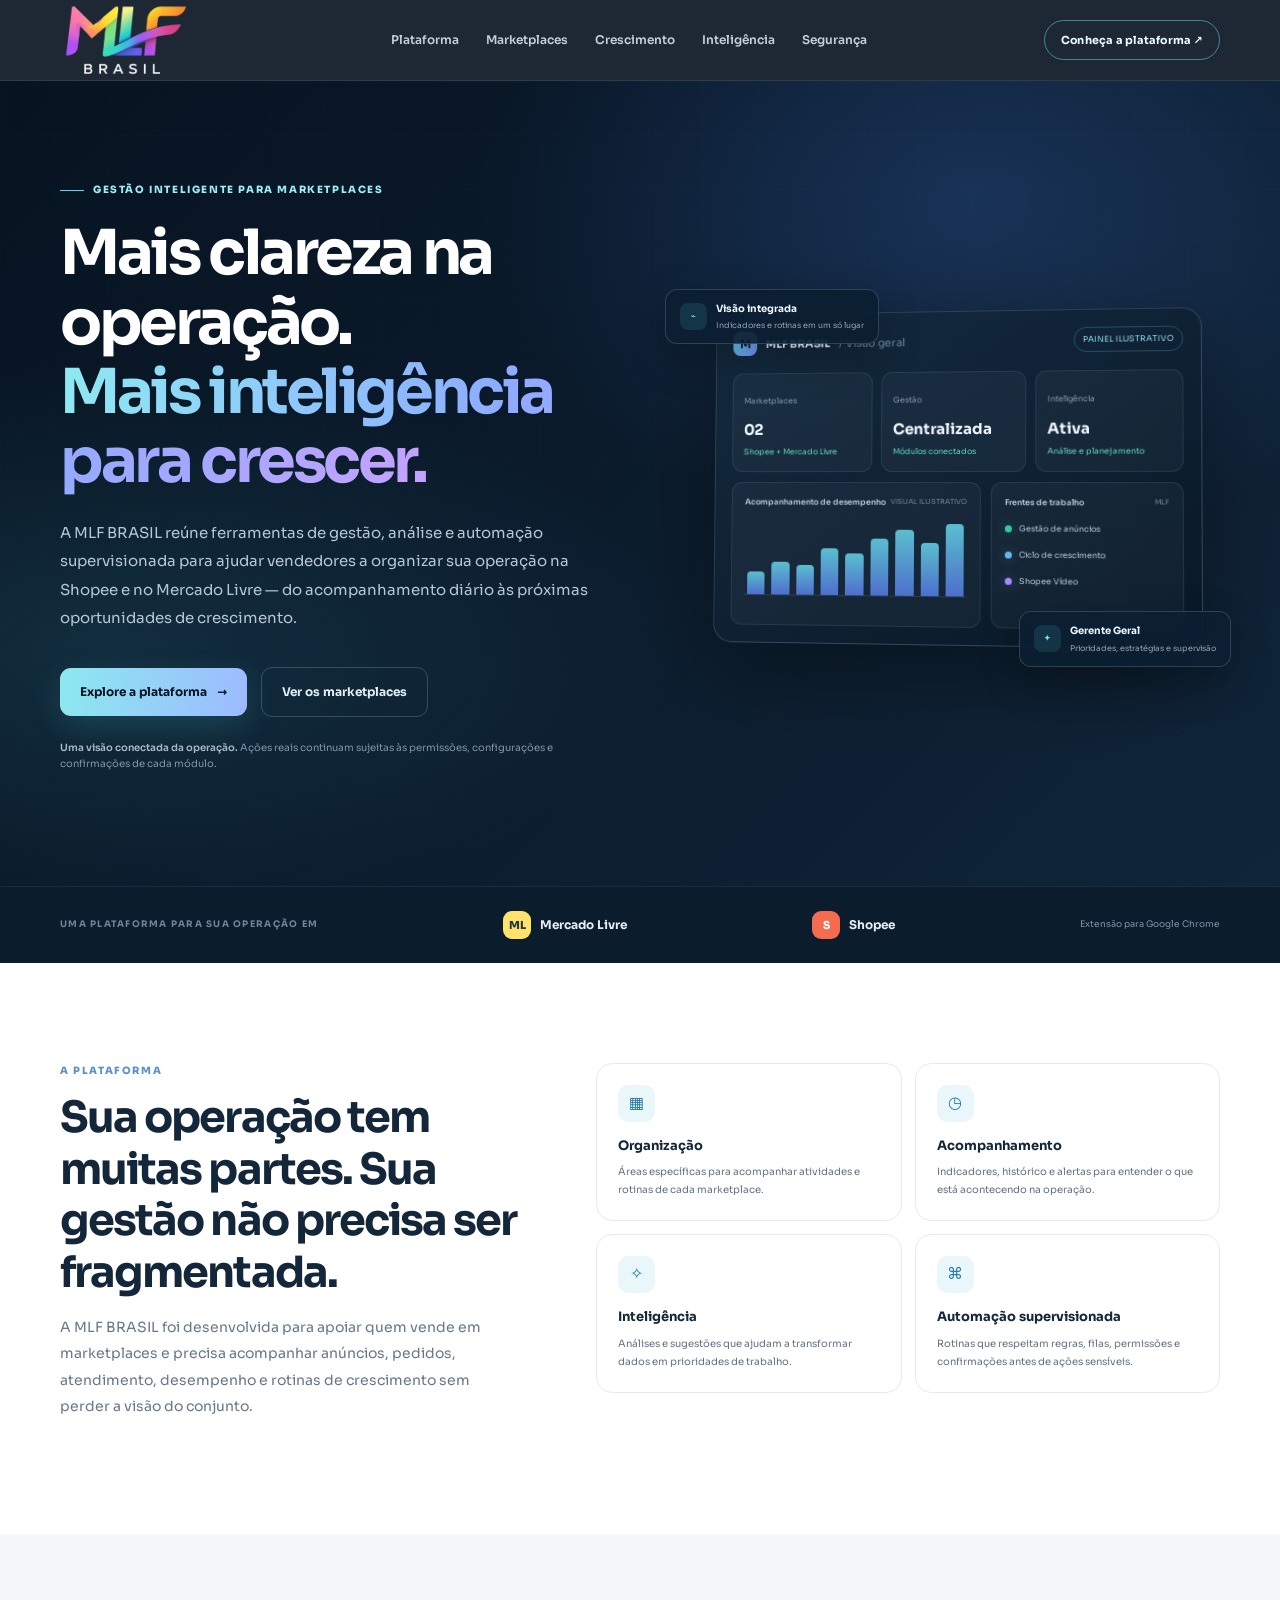
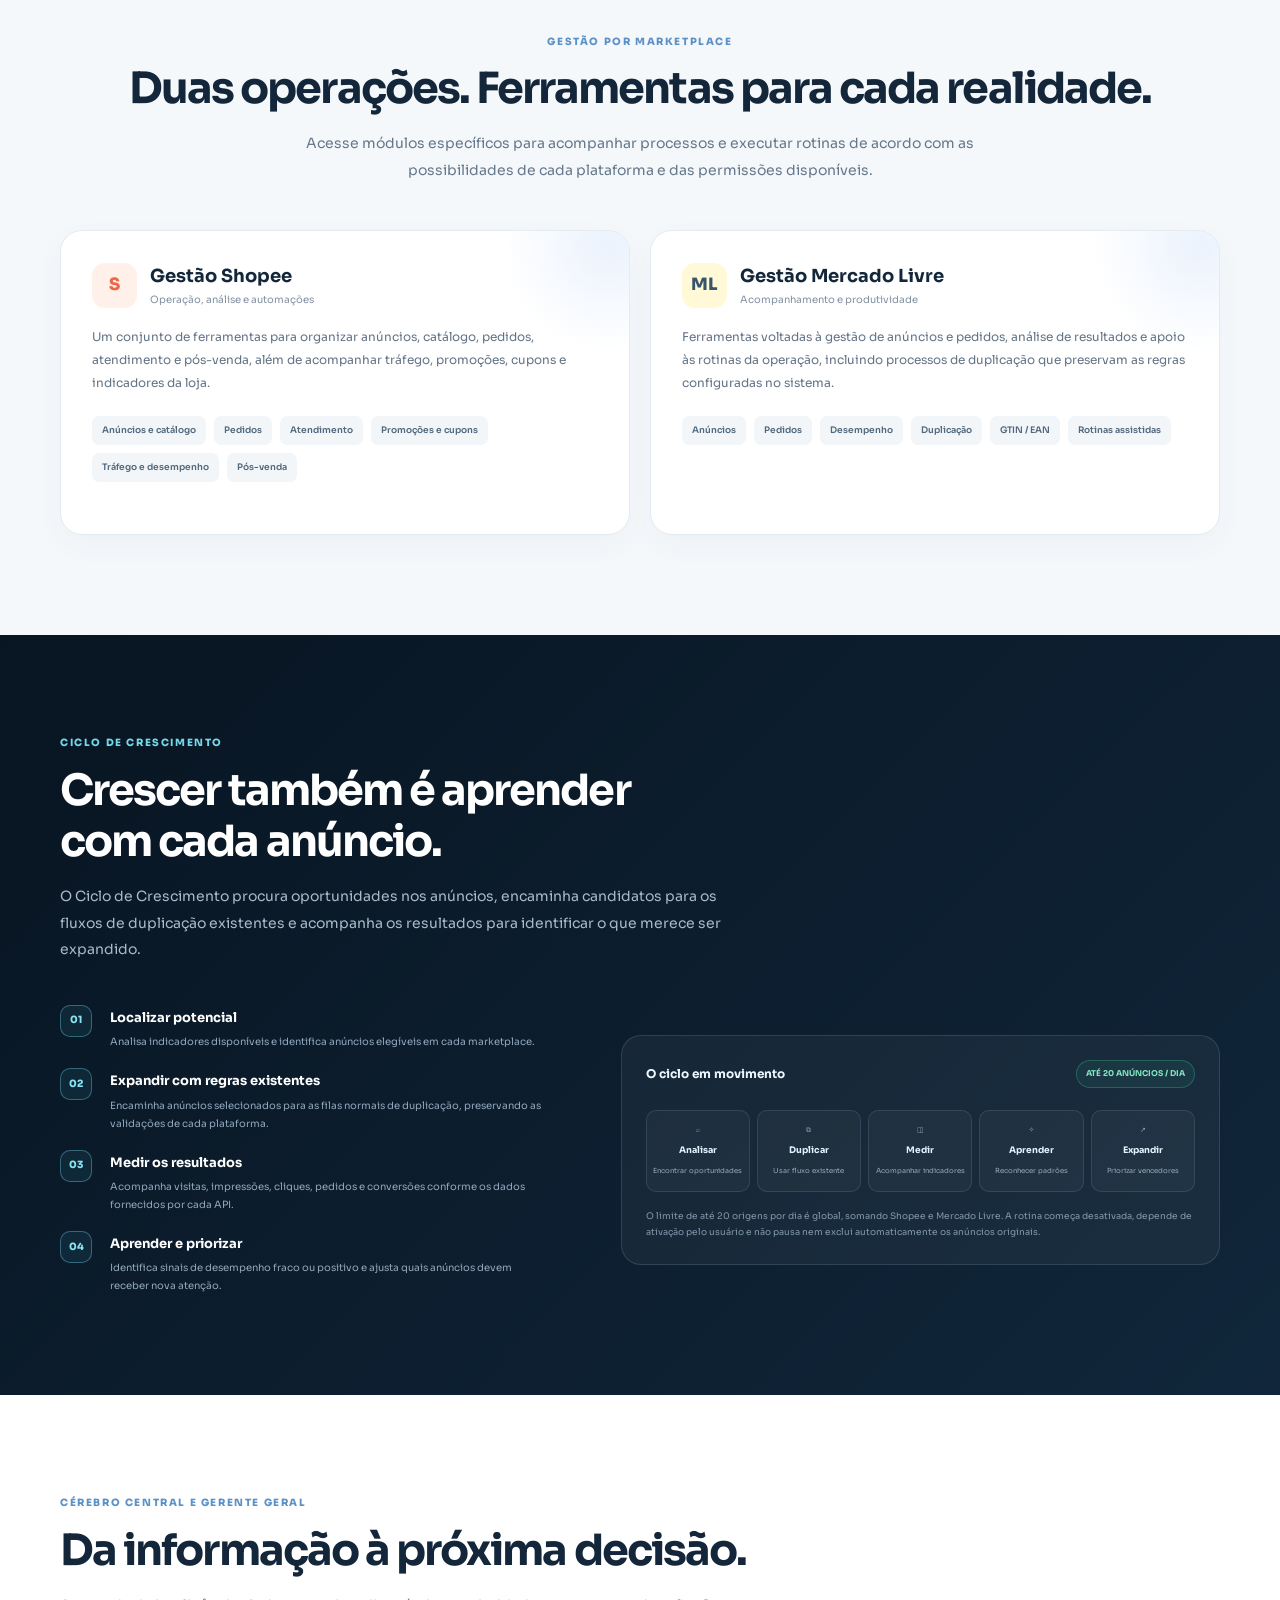
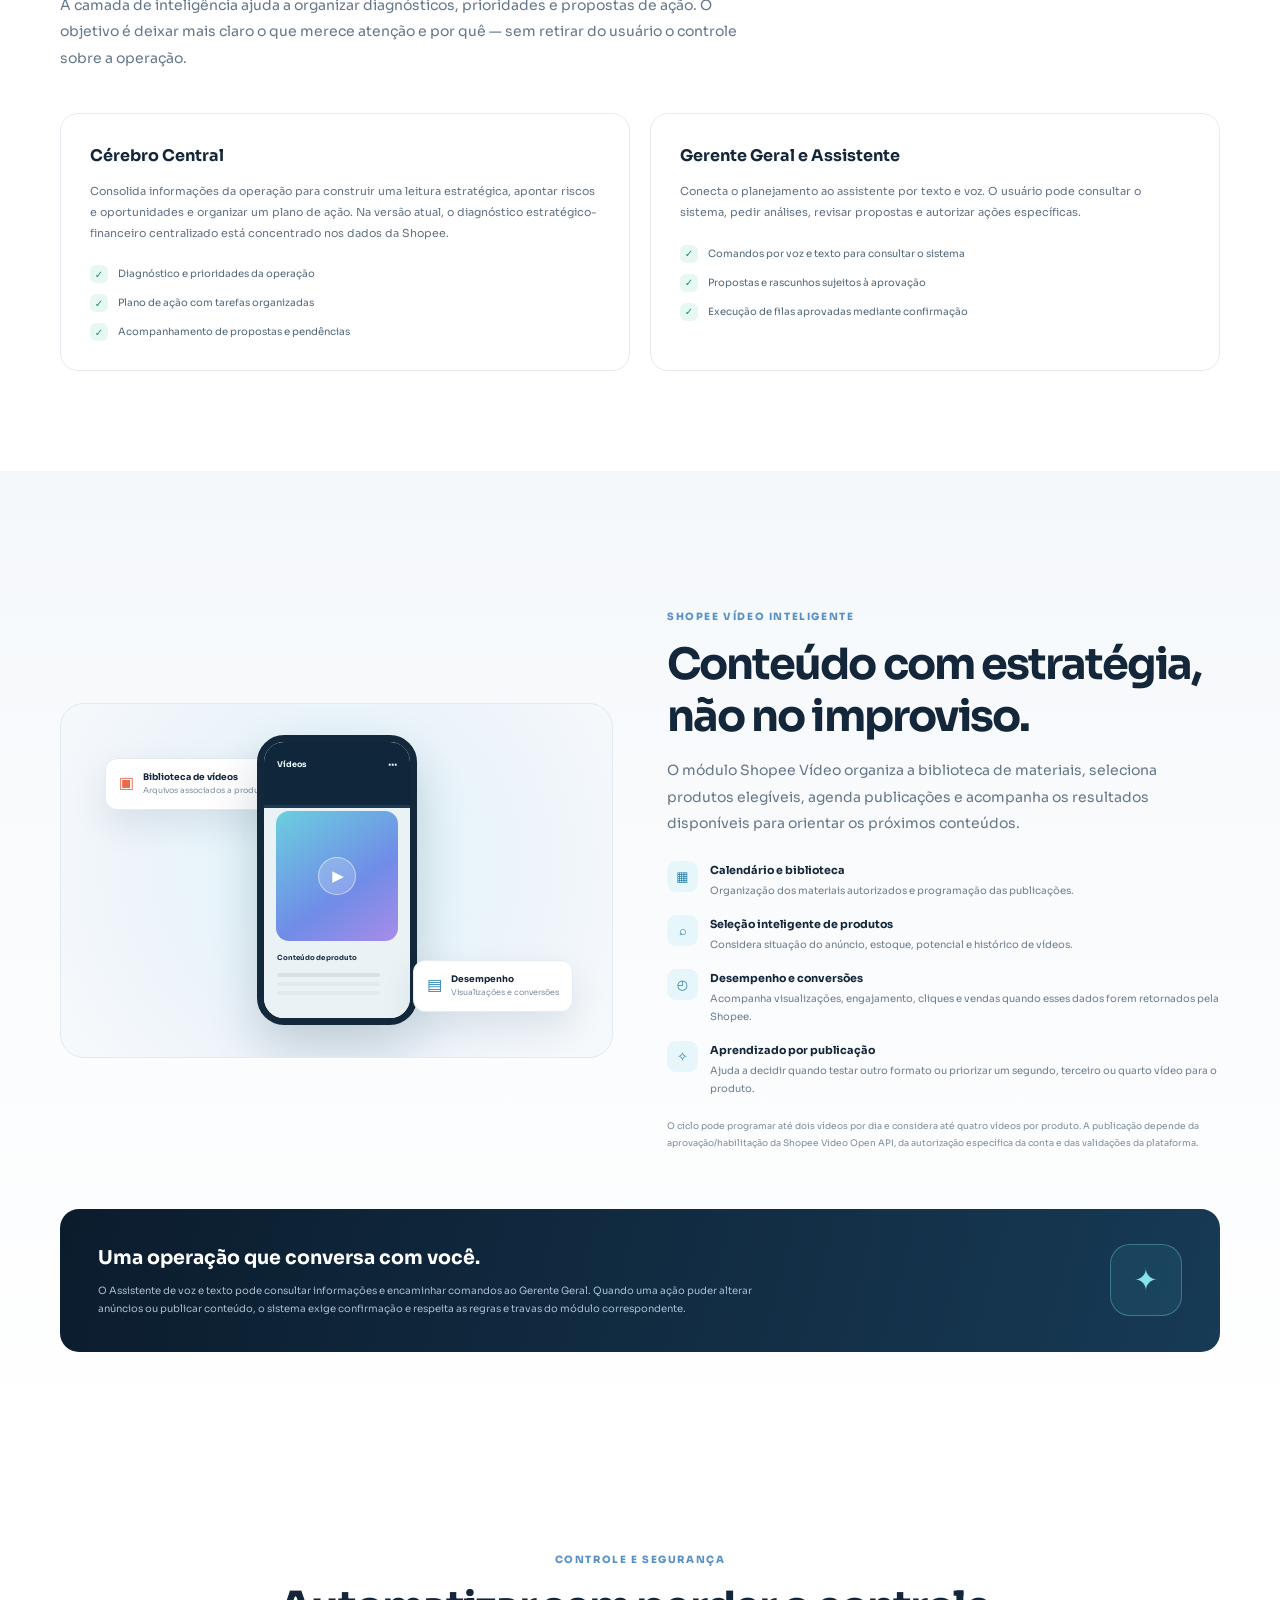
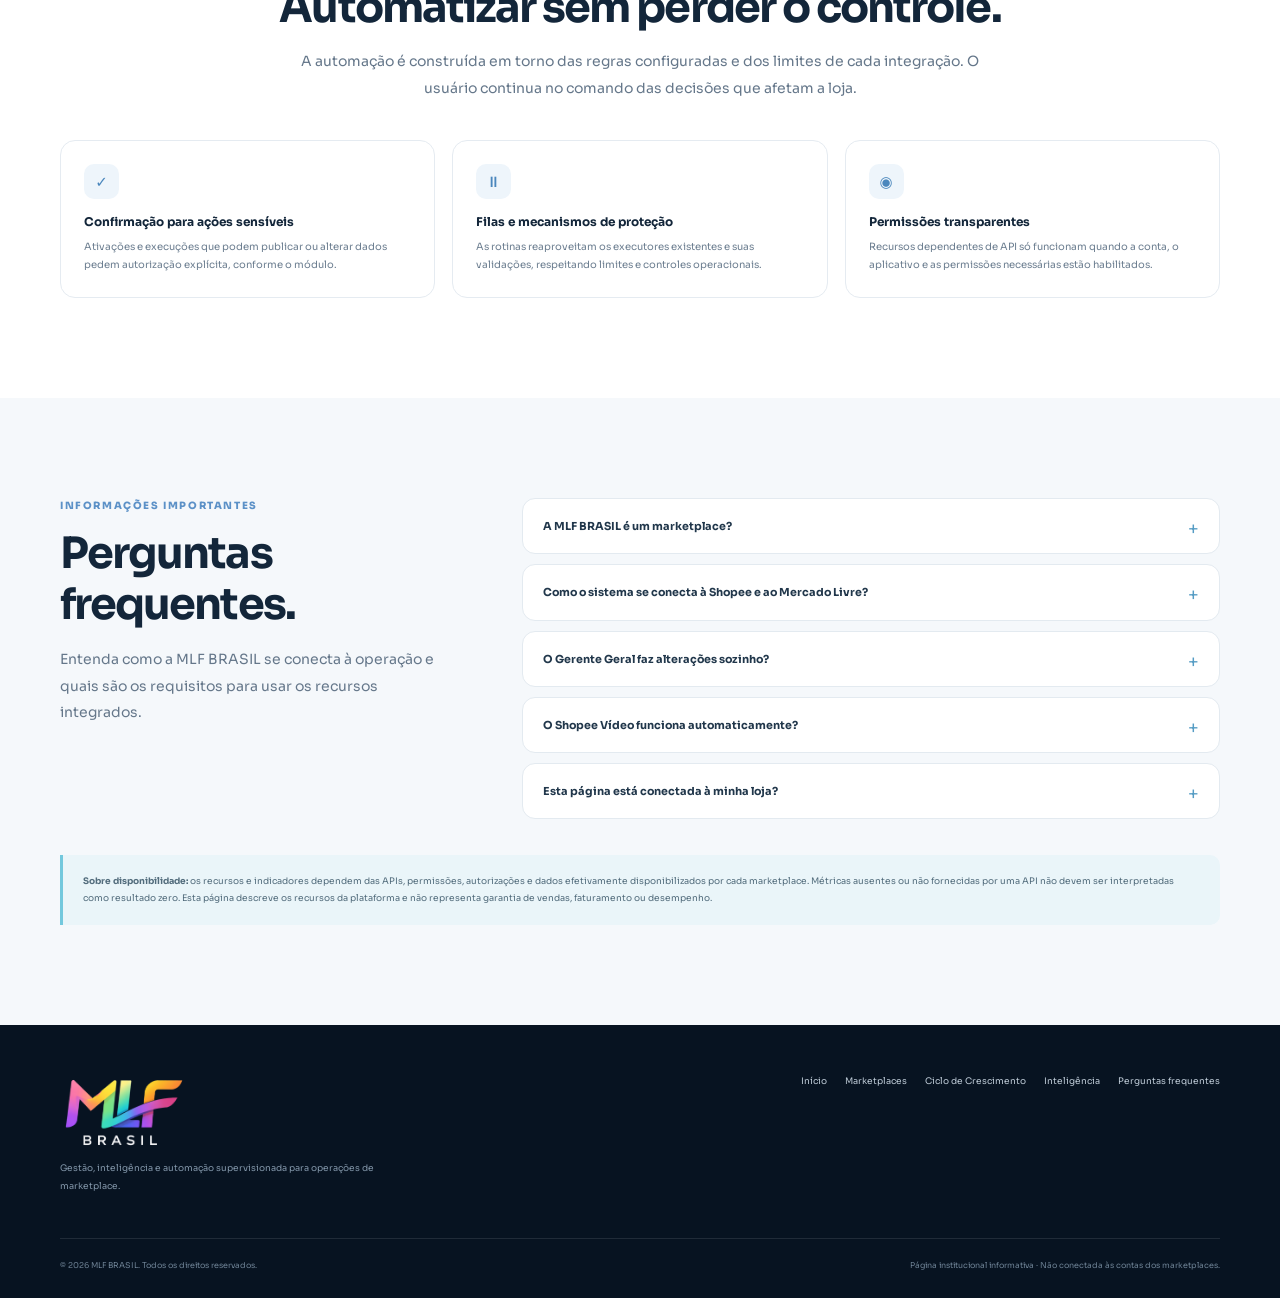
<file: index.html>
<!doctype html>
<html lang="pt-BR">
<head>
  <meta charset="utf-8">
  <meta name="viewport" content="width=device-width, initial-scale=1">
  <meta name="theme-color" content="#081522">
  <meta name="description" content="MLF BRASIL — plataforma de gestão e inteligência para operações de marketplace. Gestão Shopee e Mercado Livre, ciclos de crescimento, Shopee Vídeo e assistente inteligente supervisionado.">
  <meta property="og:type" content="website">
  <meta property="og:title" content="MLF BRASIL | Gestão inteligente para marketplaces">
  <meta property="og:description" content="Organize a operação, acompanhe resultados e transforme dados em próximos passos com a MLF BRASIL.">
  <meta property="og:image" content="assets/logo-mlf-brasil.png">
  <title>MLF BRASIL | Gestão inteligente para marketplaces</title>
  <link rel="icon" type="image/png" href="assets/favicon.png">
  <link rel="preconnect" href="https://fonts.googleapis.com">
  <link rel="preconnect" href="https://fonts.gstatic.com" crossorigin>
  <link href="https://fonts.googleapis.com/css2?family=Sora:wght@400;500;600;700;800&display=swap" rel="stylesheet">
  <style>
    :root {
      --navy: #081522;
      --navy-2: #0b1c2d;
      --navy-3: #10263a;
      --ink: #13263a;
      --muted: #627386;
      --line: #e5ebf1;
      --paper: #f5f8fb;
      --white: #fff;
      --cyan: #54d8ee;
      --blue: #4a8df5;
      --violet: #9c78ff;
      --green: #38c99a;
      --radius: 22px;
      --shadow: 0 22px 70px rgba(6, 21, 37, .12);
    }
    * { box-sizing: border-box; }
    html { scroll-behavior: smooth; scroll-padding-top: 90px; }
    body { margin: 0; font-family: 'Sora', system-ui, -apple-system, BlinkMacSystemFont, 'Segoe UI', sans-serif; color: var(--ink); background: #fff; line-height: 1.65; }
    a { color: inherit; text-decoration: none; }
    .wrap { width: min(1160px, calc(100% - 44px)); margin: 0 auto; }
    .topbar { position: sticky; top: 0; z-index: 20; background: rgba(7, 19, 32, .91); backdrop-filter: blur(16px); border-bottom: 1px solid rgba(255,255,255,.09); }
    .nav { min-height: 78px; display: flex; align-items: center; justify-content: space-between; gap: 28px; }
    .brand { display: flex; align-items: center; min-width: 154px; }
    .brand img { width: 132px; height: auto; display: block; object-fit: contain; }
    .navlinks { display: flex; align-items: center; gap: 27px; color: #c5d0dc; font-size: 12px; font-weight: 600; }
    .navlinks a { transition: color .2s ease; }
    .navlinks a:hover { color: var(--cyan); }
    .nav-cta { border: 1px solid rgba(84,216,238,.55); border-radius: 999px; color: #eafcff; padding: 10px 16px; font-size: 11px; font-weight: 700; letter-spacing: .02em; white-space: nowrap; }
    .nav-cta:hover { background: rgba(84,216,238,.12); }
    .mobile-nav { display: none; }
    .hero { position: relative; overflow: hidden; color: white; background: radial-gradient(ellipse at 76% 15%, rgba(73,131,238,.22), transparent 36%), radial-gradient(ellipse at 8% 70%, rgba(86,216,238,.11), transparent 35%), linear-gradient(135deg, #071321 0%, #0b1c2d 54%, #10253a 100%); padding: 92px 0 104px; }
    .hero:before { content: ''; position: absolute; inset: 0; pointer-events: none; opacity: .18; background-image: linear-gradient(rgba(255,255,255,.06) 1px, transparent 1px), linear-gradient(90deg, rgba(255,255,255,.06) 1px, transparent 1px); background-size: 54px 54px; mask-image: linear-gradient(to bottom, black, transparent 88%); }
    .hero-grid { position: relative; display: grid; grid-template-columns: 1fr .95fr; align-items: center; gap: 64px; }
    .eyebrow { display: inline-flex; align-items: center; gap: 9px; color: #9cecf5; text-transform: uppercase; letter-spacing: .16em; font-size: 10px; font-weight: 800; }
    .eyebrow:before { content: ''; width: 24px; height: 1px; background: var(--cyan); }
    h1 { max-width: 690px; margin: 20px 0 22px; font-size: clamp(38px, 5vw, 62px); line-height: 1.12; letter-spacing: -.055em; font-weight: 700; }
    h1 span { background: linear-gradient(90deg, #8ee9f2, #8eabff 52%, #c4a2ff); -webkit-background-clip: text; background-clip: text; color: transparent; }
    .hero-copy { max-width: 580px; color: #b8c7d6; font-size: 15px; line-height: 1.9; }
    .hero-actions { display: flex; align-items: center; flex-wrap: wrap; gap: 14px; margin-top: 34px; }
    .btn-primary, .btn-ghost { display: inline-flex; align-items: center; gap: 10px; padding: 14px 20px; border-radius: 11px; font-size: 12px; font-weight: 700; transition: transform .2s ease, background .2s ease; }
    .btn-primary { color: #071522; background: linear-gradient(100deg, #8ce9ef, #9dbaff); box-shadow: 0 10px 30px rgba(84,216,238,.16); }
    .btn-primary:hover, .btn-ghost:hover { transform: translateY(-2px); }
    .btn-ghost { color: #e3edf6; border: 1px solid rgba(255,255,255,.18); }
    .hero-note { margin-top: 23px; color: #8195a9; font-size: 10px; }
    .hero-note strong { color: #a7bacb; font-weight: 600; }
    .dashboard-scene { position: relative; min-height: 420px; display: flex; align-items: center; justify-content: center; }
    .orb { position: absolute; width: 340px; height: 340px; right: 8%; top: 7%; border-radius: 50%; background: radial-gradient(circle, rgba(81,151,244,.2), rgba(81,151,244,.04) 54%, transparent 68%); filter: blur(2px); }
    .dash-window { position: relative; z-index: 1; width: min(100%, 490px); padding: 17px; border: 1px solid rgba(176,211,237,.2); border-radius: 19px; background: linear-gradient(145deg, rgba(20,42,62,.94), rgba(8,23,38,.94)); box-shadow: 0 30px 90px rgba(0,0,0,.36); transform: perspective(1100px) rotateY(-6deg) rotateX(2deg); }
    .dash-top { display: flex; align-items: center; justify-content: space-between; margin-bottom: 18px; }
    .dash-brand { display: flex; align-items: center; gap: 9px; color: #ecf6ff; font-weight: 700; font-size: 11px; }
    .dash-symbol { width: 25px; height: 25px; display: grid; place-items: center; border-radius: 8px; background: linear-gradient(135deg, #58d8e8, #738df4); color: #081522; font-size: 12px; }
    .dash-tag { border: 1px solid rgba(84,216,238,.25); border-radius: 50px; color: #8cdef0; font-size: 8px; padding: 5px 8px; }
    .dash-grid { display: grid; grid-template-columns: repeat(3, 1fr); gap: 9px; }
    .metric { padding: 12px 11px; border: 1px solid rgba(188,215,240,.1); border-radius: 11px; background: rgba(255,255,255,.035); }
    .metric-label { color: #8499ad; font-size: 8px; }
    .metric-value { display: block; margin-top: 6px; color: #f0f7ff; font-weight: 700; font-size: 15px; }
    .metric-hint { margin-top: 4px; color: #5fd8ba; font-size: 8px; }
    .dash-bottom { display: grid; grid-template-columns: 1.15fr .85fr; gap: 10px; margin-top: 10px; }
    .chart-card, .tasks-card { min-height: 145px; padding: 13px; border: 1px solid rgba(188,215,240,.1); border-radius: 11px; background: rgba(255,255,255,.035); }
    .mini-head { display: flex; justify-content: space-between; align-items: center; color: #b7c9d8; font-size: 8px; font-weight: 600; }
    .mini-head span:last-child { color: #71879b; font-size: 7px; font-weight: 400; }
    .chart { height: 88px; display: flex; align-items: end; gap: 7px; padding: 12px 3px 0; border-bottom: 1px solid rgba(255,255,255,.1); }
    .chart i { display: block; flex: 1; border-radius: 4px 4px 0 0; background: linear-gradient(180deg, #65d8e8, #577be6); opacity: .85; }
    .task { display: flex; align-items: center; gap: 7px; margin-top: 13px; color: #b7c8d8; font-size: 8px; }
    .task-dot { width: 7px; height: 7px; flex: 0 0 7px; border-radius: 50%; background: var(--green); box-shadow: 0 0 12px rgba(56,201,154,.4); }
    .task-dot.blue { background: #64b8ee; box-shadow: 0 0 12px rgba(100,184,238,.4); }
    .task-dot.purple { background: #a58aff; box-shadow: 0 0 12px rgba(165,138,255,.4); }
    .floating-chip { position: absolute; z-index: 2; display: flex; align-items: center; gap: 9px; padding: 11px 14px; color: #eaf6ff; border: 1px solid rgba(177,212,239,.2); border-radius: 12px; background: rgba(12,31,49,.92); box-shadow: 0 15px 40px rgba(0,0,0,.24); font-size: 9px; }
    .floating-chip strong { display: block; font-size: 10px; }
    .floating-chip small { display: block; margin-top: 2px; color: #8da3b8; font-size: 8px; }
    .chip-icon { width: 27px; height: 27px; display: grid; place-items: center; border-radius: 8px; background: rgba(84,216,238,.12); color: #7de4f1; }
    .chip-one { top: 5%; left: -4%; }
    .chip-two { bottom: 5%; right: -2%; }
    .trust-strip { position: relative; margin-top: -1px; padding: 24px 0; background: #0b1c2d; border-top: 1px solid rgba(255,255,255,.07); }
    .trust-inner { display: flex; flex-wrap: wrap; justify-content: space-between; align-items: center; gap: 15px; }
    .trust-label { color: #71869a; font-size: 9px; text-transform: uppercase; letter-spacing: .14em; font-weight: 700; }
    .market { display: flex; align-items: center; gap: 9px; color: #e5edf5; font-size: 12px; font-weight: 700; }
    .market-mark { display: grid; place-items: center; width: 28px; height: 28px; border-radius: 9px; color: white; font-size: 11px; font-weight: 800; }
    .market-mark.ml { background: #ffe36a; color: #253447; }
    .market-mark.sp { background: #f46c4f; }
    section { padding: 100px 0; }
    .section-kicker { color: #5c91c7; font-size: 10px; font-weight: 800; letter-spacing: .16em; text-transform: uppercase; }
    .section-title { margin: 13px 0 15px; color: var(--ink); font-size: clamp(30px, 4vw, 43px); line-height: 1.2; letter-spacing: -.045em; }
    .section-copy { max-width: 690px; color: #65778a; font-size: 14px; line-height: 1.9; }
    .intro-grid { display: grid; grid-template-columns: .85fr 1.15fr; gap: 75px; align-items: start; }
    .intro-points { display: grid; grid-template-columns: 1fr 1fr; gap: 13px; }
    .point { padding: 21px; border: 1px solid var(--line); border-radius: 16px; background: #fff; }
    .point-icon { display: grid; place-items: center; width: 37px; height: 37px; margin-bottom: 13px; border-radius: 11px; color: #2479a8; background: #e9f7fb; }
    .point h3 { margin: 0 0 7px; font-size: 13px; }
    .point p { margin: 0; color: var(--muted); font-size: 10px; line-height: 1.8; }
    .section-soft { background: var(--paper); }
    .center-head { text-align: center; }
    .center-head .section-copy { margin: 0 auto; }
    .platform-grid { display: grid; grid-template-columns: repeat(2, 1fr); gap: 20px; margin-top: 47px; }
    .platform-card { position: relative; min-height: 305px; overflow: hidden; padding: 31px; border: 1px solid #e4ebf2; border-radius: var(--radius); background: #fff; box-shadow: 0 10px 30px rgba(22,47,72,.035); }
    .platform-card:after { content: ''; position: absolute; top: -95px; right: -90px; width: 220px; height: 220px; border-radius: 50%; background: radial-gradient(circle, rgba(75,139,235,.11), transparent 68%); }
    .platform-head { display: flex; align-items: center; gap: 13px; margin-bottom: 18px; }
    .platform-icon { width: 45px; height: 45px; display: grid; place-items: center; border-radius: 13px; font-size: 17px; font-weight: 800; }
    .platform-icon.shopee { background: #fff0e9; color: #ed6747; }
    .platform-icon.mercado { background: #fff9d8; color: #3a556b; }
    .platform-card h3 { margin: 0; font-size: 18px; }
    .platform-card .sub { color: #8391a0; font-size: 10px; }
    .platform-card p { position: relative; z-index: 1; color: #627386; font-size: 12px; line-height: 1.9; }
    .tag-list { display: flex; flex-wrap: wrap; gap: 8px; margin-top: 21px; }
    .tag { display: inline-flex; padding: 7px 10px; border-radius: 7px; color: #52687d; background: #f2f6f9; font-size: 9px; font-weight: 600; }
    .dark-section { color: white; background: linear-gradient(135deg, #081522, #10263a); }
    .dark-section .section-kicker { color: #73d9e9; }
    .dark-section .section-title { color: white; }
    .dark-section .section-copy { color: #a9bac9; }
    .growth-layout { display: grid; grid-template-columns: .9fr 1.1fr; gap: 70px; align-items: center; margin-top: 42px; }
    .growth-list { display: grid; gap: 17px; }
    .growth-step { display: grid; grid-template-columns: 36px 1fr; gap: 14px; align-items: start; }
    .step-number { display: grid; place-items: center; width: 32px; height: 32px; border: 1px solid rgba(110,207,232,.38); border-radius: 10px; color: #88e2ef; background: rgba(84,216,238,.08); font-size: 10px; font-weight: 800; }
    .growth-step h3 { margin: 2px 0 5px; font-size: 13px; }
    .growth-step p { margin: 0; color: #91a7bb; font-size: 10px; line-height: 1.8; }
    .cycle-card { padding: 24px; border: 1px solid rgba(180,214,240,.15); border-radius: 20px; background: rgba(255,255,255,.045); }
    .cycle-title { display: flex; align-items: center; justify-content: space-between; gap: 15px; color: #edf7ff; font-size: 12px; font-weight: 700; }
    .cycle-pill { padding: 6px 9px; border: 1px solid rgba(56,201,154,.3); border-radius: 50px; color: #81e6c3; background: rgba(56,201,154,.08); font-size: 8px; }
    .cycle-flow { display: grid; grid-template-columns: repeat(5, 1fr); gap: 7px; margin-top: 22px; }
    .flow-node { min-height: 82px; display: flex; flex-direction: column; justify-content: center; align-items: center; gap: 8px; padding: 8px 5px; border: 1px solid rgba(187,215,237,.13); border-radius: 10px; background: rgba(255,255,255,.035); text-align: center; }
    .flow-node b { color: #e4f4ff; font-size: 9px; }
    .flow-node span { color: #92a8bb; font-size: 7px; line-height: 1.4; }
    .flow-icon { color: #75dce9; font-size: 16px; }
    .cycle-note { margin: 16px 0 0; color: #8198ad; font-size: 9px; line-height: 1.8; }
    .intelligence-grid { display: grid; grid-template-columns: 1fr 1fr; gap: 20px; margin-top: 42px; }
    .intelligence-card { padding: 29px; border: 1px solid var(--line); border-radius: 18px; background: white; }
    .intelligence-card h3 { margin: 0 0 11px; font-size: 16px; }
    .intelligence-card > p { margin: 0; color: var(--muted); font-size: 11px; line-height: 1.9; }
    .mini-features { display: grid; gap: 11px; margin-top: 22px; }
    .mini-feature { display: flex; align-items: flex-start; gap: 10px; color: #52687b; font-size: 10px; line-height: 1.7; }
    .check { flex: 0 0 18px; width: 18px; height: 18px; display: grid; place-items: center; border-radius: 6px; color: #138b70; background: #e7f8f2; font-size: 10px; font-weight: 800; }
    .video-section { background: linear-gradient(180deg, #f5f8fb, #fff); }
    .video-grid { display: grid; grid-template-columns: 1fr 1fr; gap: 54px; align-items: center; margin-top: 38px; }
    .video-visual { min-height: 355px; position: relative; display: grid; place-items: center; border: 1px solid #e0eaf1; border-radius: 24px; background: radial-gradient(circle at 50% 45%, #dff6fb, #eef4fa 61%, #f7fafc); overflow: hidden; }
    .phone { position: relative; width: 160px; height: 290px; border: 7px solid #14283b; border-radius: 27px; background: #fff; box-shadow: 0 22px 50px rgba(15,45,71,.2); overflow: hidden; }
    .phone-screen { position: absolute; inset: 0; background: linear-gradient(180deg, #10263a 0 23%, #183c56 23% 24%, #eaf2f6 24%); }
    .phone-top { position: absolute; top: 16px; left: 13px; right: 13px; display: flex; justify-content: space-between; color: #eafaff; font-size: 8px; }
    .phone-video { position: absolute; left: 12px; right: 12px; top: 69px; height: 130px; display: grid; place-items: center; border-radius: 13px; background: linear-gradient(145deg, #6bcfdf, #708ce7 60%, #a78ce9); }
    .play { width: 38px; height: 38px; display: grid; place-items: center; padding-left: 3px; border: 1px solid rgba(255,255,255,.5); border-radius: 50%; color: white; background: rgba(255,255,255,.2); font-size: 15px; }
    .phone-caption { position: absolute; top: 210px; left: 13px; right: 13px; color: #1b3348; font-size: 7px; font-weight: 700; }
    .phone-lines { position: absolute; top: 231px; left: 13px; right: 30px; height: 4px; border-radius: 5px; background: #d6e0e8; box-shadow: 0 9px #e2e9ef, 0 18px #e2e9ef; }
    .video-float { position: absolute; display: flex; align-items: center; gap: 9px; padding: 11px 13px; border: 1px solid #e3ebf1; border-radius: 12px; background: white; box-shadow: 0 14px 35px rgba(22,51,77,.1); }
    .video-float strong { display: block; font-size: 9px; }
    .video-float small { color: #8190a0; display: block; font-size: 8px; }
    .video-float.a { top: 54px; left: 8%; }
    .video-float.b { bottom: 45px; right: 7%; }
    .video-feature-list { display: grid; gap: 15px; margin-top: 24px; }
    .video-feature { display: grid; grid-template-columns: 31px 1fr; gap: 12px; }
    .video-feature .feature-icon { width: 31px; height: 31px; display: grid; place-items: center; border-radius: 9px; color: #287ea5; background: #e7f6fa; font-size: 13px; }
    .video-feature b { display: block; margin-bottom: 3px; font-size: 11px; }
    .video-feature span { display: block; color: #6c7e90; font-size: 10px; line-height: 1.8; }
    .assistant-banner { display: grid; grid-template-columns: 1fr auto; align-items: center; gap: 30px; padding: 34px 38px; margin-top: 58px; border-radius: 19px; background: linear-gradient(105deg, #0b1c2d, #173a55); color: white; }
    .assistant-banner h3 { margin: 0 0 8px; font-size: 19px; }
    .assistant-banner p { max-width: 690px; margin: 0; color: #a7bdce; font-size: 10px; line-height: 1.8; }
    .assistant-stamp { width: 72px; height: 72px; display: grid; place-items: center; border: 1px solid rgba(118,220,235,.35); border-radius: 20px; color: #86e2ed; background: rgba(84,216,238,.08); font-size: 29px; }
    .safety-grid { display: grid; grid-template-columns: repeat(3, 1fr); gap: 17px; margin-top: 39px; }
    .safety-card { padding: 23px; border: 1px solid var(--line); border-radius: 15px; }
    .safety-card b { display: block; margin: 13px 0 6px; font-size: 12px; }
    .safety-card p { margin: 0; color: #6c7e90; font-size: 10px; line-height: 1.8; }
    .safety-icon { width: 35px; height: 35px; display: grid; place-items: center; border-radius: 10px; background: #eef5fb; color: #4b87bd; font-size: 15px; }
    .faq { background: var(--paper); }
    .faq-grid { display: grid; grid-template-columns: .72fr 1.28fr; gap: 70px; }
    .faq-list { display: grid; gap: 10px; }
    details { padding: 18px 20px; border: 1px solid #e3eaf0; border-radius: 13px; background: white; }
    summary { position: relative; padding-right: 25px; cursor: pointer; color: #21374b; font-size: 11px; font-weight: 700; list-style: none; }
    summary::-webkit-details-marker { display: none; }
    summary:after { content: '+'; position: absolute; right: 0; top: -2px; color: #559cc4; font-size: 18px; font-weight: 400; }
    details[open] summary:after { content: '−'; }
    details p { margin: 12px 0 0; color: #687b8d; font-size: 10px; line-height: 1.9; }
    .disclaimer { margin-top: 36px; padding: 18px 20px; border-left: 3px solid #73c8dd; border-radius: 0 10px 10px 0; background: #eaf5f9; color: #526c7c; font-size: 9px; line-height: 1.9; }
    footer { padding: 49px 0 26px; color: #a8bac9; background: #071321; }
    .footer-top { display: flex; align-items: flex-start; justify-content: space-between; gap: 30px; padding-bottom: 34px; border-bottom: 1px solid rgba(255,255,255,.1); }
    .footer-brand img { display: block; width: 128px; height: auto; object-fit: contain; }
    .footer-brand p { max-width: 340px; color: #8296a9; font-size: 9px; line-height: 1.9; }
    .footer-links { display: flex; flex-wrap: wrap; gap: 18px; color: #becbd7; font-size: 9px; }
    .footer-links a:hover { color: var(--cyan); }
    .footer-bottom { display: flex; justify-content: space-between; gap: 20px; padding-top: 20px; color: #6e8295; font-size: 8px; }
    @media (max-width: 950px) {
      .navlinks { gap: 15px; }
      .hero-grid { gap: 30px; }
      .chip-one { left: -1%; }
      .intro-grid, .growth-layout, .faq-grid { gap: 38px; }
    }
    @media (max-width: 760px) {
      .wrap { width: min(100% - 32px, 560px); }
      .nav { min-height: 68px; }
      .brand img { width: 110px; }
      .navlinks, .nav-cta { display: none; }
      .mobile-nav { display: block; position: relative; color: #d9e6f0; }
      .mobile-nav summary { padding: 9px 12px; border: 1px solid rgba(255,255,255,.18); border-radius: 9px; color: #d9e6f0; font-size: 10px; }
      .mobile-nav summary:after { content: ''; }
      .mobile-nav[open] summary { margin-bottom: 8px; }
      .mobile-nav-links { position: absolute; right: 0; top: 42px; width: 190px; display: grid; gap: 0; padding: 7px; border: 1px solid rgba(255,255,255,.13); border-radius: 12px; background: #0d2032; box-shadow: 0 18px 40px rgba(0,0,0,.3); }
      .mobile-nav-links a { padding: 10px; color: #c5d2df; font-size: 10px; }
      .hero { padding: 68px 0 72px; }
      .hero-grid { grid-template-columns: 1fr; gap: 38px; }
      h1 { font-size: clamp(36px, 10vw, 51px); }
      .hero-copy { font-size: 13px; }
      .dashboard-scene { min-height: 355px; }
      .dash-window { transform: none; }
      .chip-one { left: 0; top: -2%; }
      .chip-two { right: 0; bottom: -1%; }
      .trust-inner { justify-content: flex-start; }
      .trust-label { width: 100%; }
      section { padding: 72px 0; }
      .intro-grid, .growth-layout, .video-grid, .faq-grid { grid-template-columns: 1fr; }
      .intro-points { margin-top: 6px; }
      .platform-grid, .intelligence-grid { grid-template-columns: 1fr; }
      .growth-layout { gap: 31px; }
      .cycle-flow { grid-template-columns: repeat(3, 1fr); }
      .video-grid { gap: 33px; }
      .assistant-banner { grid-template-columns: 1fr; padding: 26px; }
      .assistant-stamp { display: none; }
      .safety-grid { grid-template-columns: 1fr; }
      .faq-grid { gap: 24px; }
      .footer-top, .footer-bottom { flex-direction: column; }
    }
    @media (max-width: 420px) {
      .dash-grid { gap: 5px; }
      .metric { padding: 9px 7px; }
      .metric-value { font-size: 12px; }
      .dash-bottom { grid-template-columns: 1fr; }
      .tasks-card { display: none; }
      .floating-chip { padding: 8px 10px; }
      .floating-chip small { display: none; }
      .intro-points { grid-template-columns: 1fr; }
      .platform-card { padding: 23px; }
      .cycle-flow { grid-template-columns: repeat(2, 1fr); }
      .video-float.a { left: 3%; }
      .video-float.b { right: 3%; }
    }
    @media (prefers-reduced-motion: reduce) {
      html { scroll-behavior: auto; }
      *, *:before, *:after { transition-duration: .01ms !important; }
    }
  </style>
</head>
<body>
  <header class="topbar">
    <div class="wrap nav">
      <a class="brand" href="#inicio" aria-label="MLF BRASIL — início"><img src="assets/logo-mlf-brasil.png" alt="MLF BRASIL"></a>
      <nav class="navlinks" aria-label="Navegação principal">
        <a href="#plataforma">Plataforma</a>
        <a href="#marketplaces">Marketplaces</a>
        <a href="#crescimento">Crescimento</a>
        <a href="#inteligencia">Inteligência</a>
        <a href="#seguranca">Segurança</a>
      </nav>
      <a class="nav-cta" href="#plataforma">Conheça a plataforma <span aria-hidden="true">↗</span></a>
      <details class="mobile-nav">
        <summary>Menu</summary>
        <nav class="mobile-nav-links" aria-label="Navegação móvel">
          <a href="#plataforma">Plataforma</a>
          <a href="#marketplaces">Marketplaces</a>
          <a href="#crescimento">Crescimento</a>
          <a href="#inteligencia">Inteligência</a>
          <a href="#seguranca">Segurança</a>
        </nav>
      </details>
    </div>
  </header>

  <main>
    <section class="hero" id="inicio">
      <div class="wrap hero-grid">
        <div>
          <div class="eyebrow">Gestão inteligente para marketplaces</div>
          <h1>Mais clareza na operação.<br><span>Mais inteligência para crescer.</span></h1>
          <p class="hero-copy">A MLF BRASIL reúne ferramentas de gestão, análise e automação supervisionada para ajudar vendedores a organizar sua operação na Shopee e no Mercado Livre — do acompanhamento diário às próximas oportunidades de crescimento.</p>
          <div class="hero-actions">
            <a class="btn-primary" href="#plataforma">Explore a plataforma <span aria-hidden="true">→</span></a>
            <a class="btn-ghost" href="#marketplaces">Ver os marketplaces</a>
          </div>
          <p class="hero-note"><strong>Uma visão conectada da operação.</strong> Ações reais continuam sujeitas às permissões, configurações e confirmações de cada módulo.</p>
        </div>
        <div class="dashboard-scene" aria-label="Ilustração conceitual de um painel de gestão">
          <div class="orb"></div>
          <div class="floating-chip chip-one"><span class="chip-icon">⌁</span><span><strong>Visão integrada</strong><small>Indicadores e rotinas em um só lugar</small></span></div>
          <div class="dash-window">
            <div class="dash-top"><div class="dash-brand"><span class="dash-symbol">M</span> MLF BRASIL <span style="color:#71889d;font-weight:400">/ Visão geral</span></div><span class="dash-tag">PAINEL ILUSTRATIVO</span></div>
            <div class="dash-grid">
              <div class="metric"><span class="metric-label">Marketplaces</span><b class="metric-value">02</b><div class="metric-hint">Shopee + Mercado Livre</div></div>
              <div class="metric"><span class="metric-label">Gestão</span><b class="metric-value">Centralizada</b><div class="metric-hint">Módulos conectados</div></div>
              <div class="metric"><span class="metric-label">Inteligência</span><b class="metric-value">Ativa</b><div class="metric-hint">Análise e planejamento</div></div>
            </div>
            <div class="dash-bottom">
              <div class="chart-card"><div class="mini-head"><span>Acompanhamento de desempenho</span><span>VISUAL ILUSTRATIVO</span></div><div class="chart"><i style="height:30%"></i><i style="height:44%"></i><i style="height:39%"></i><i style="height:62%"></i><i style="height:55%"></i><i style="height:76%"></i><i style="height:88%"></i><i style="height:70%"></i><i style="height:95%"></i></div></div>
              <div class="tasks-card"><div class="mini-head"><span>Frentes de trabalho</span><span>MLF</span></div><div class="task"><i class="task-dot"></i> Gestão de anúncios</div><div class="task"><i class="task-dot blue"></i> Ciclo de crescimento</div><div class="task"><i class="task-dot purple"></i> Shopee Vídeo</div></div>
            </div>
          </div>
          <div class="floating-chip chip-two"><span class="chip-icon">✦</span><span><strong>Gerente Geral</strong><small>Prioridades, estratégias e supervisão</small></span></div>
        </div>
      </div>
    </section>

    <div class="trust-strip">
      <div class="wrap trust-inner">
        <span class="trust-label">Uma plataforma para sua operação em</span>
        <div class="market"><span class="market-mark ml">ML</span> Mercado Livre</div>
        <div class="market"><span class="market-mark sp">S</span> Shopee</div>
        <span style="color:#7f93a6;font-size:9px">Extensão para Google Chrome</span>
      </div>
    </div>

    <section id="plataforma">
      <div class="wrap intro-grid">
        <div>
          <div class="section-kicker">A plataforma</div>
          <h2 class="section-title">Sua operação tem muitas partes. Sua gestão não precisa ser fragmentada.</h2>
          <p class="section-copy">A MLF BRASIL foi desenvolvida para apoiar quem vende em marketplaces e precisa acompanhar anúncios, pedidos, atendimento, desempenho e rotinas de crescimento sem perder a visão do conjunto.</p>
        </div>
        <div class="intro-points">
          <article class="point"><div class="point-icon">▦</div><h3>Organização</h3><p>Áreas específicas para acompanhar atividades e rotinas de cada marketplace.</p></article>
          <article class="point"><div class="point-icon">◷</div><h3>Acompanhamento</h3><p>Indicadores, histórico e alertas para entender o que está acontecendo na operação.</p></article>
          <article class="point"><div class="point-icon">✧</div><h3>Inteligência</h3><p>Análises e sugestões que ajudam a transformar dados em prioridades de trabalho.</p></article>
          <article class="point"><div class="point-icon">⌘</div><h3>Automação supervisionada</h3><p>Rotinas que respeitam regras, filas, permissões e confirmações antes de ações sensíveis.</p></article>
        </div>
      </div>
    </section>

    <section class="section-soft" id="marketplaces">
      <div class="wrap">
        <div class="center-head">
          <div class="section-kicker">Gestão por marketplace</div>
          <h2 class="section-title">Duas operações. Ferramentas para cada realidade.</h2>
          <p class="section-copy">Acesse módulos específicos para acompanhar processos e executar rotinas de acordo com as possibilidades de cada plataforma e das permissões disponíveis.</p>
        </div>
        <div class="platform-grid">
          <article class="platform-card">
            <div class="platform-head"><div class="platform-icon shopee">S</div><div><h3>Gestão Shopee</h3><div class="sub">Operação, análise e automações</div></div></div>
            <p>Um conjunto de ferramentas para organizar anúncios, catálogo, pedidos, atendimento e pós-venda, além de acompanhar tráfego, promoções, cupons e indicadores da loja.</p>
            <div class="tag-list"><span class="tag">Anúncios e catálogo</span><span class="tag">Pedidos</span><span class="tag">Atendimento</span><span class="tag">Promoções e cupons</span><span class="tag">Tráfego e desempenho</span><span class="tag">Pós-venda</span></div>
          </article>
          <article class="platform-card">
            <div class="platform-head"><div class="platform-icon mercado">ML</div><div><h3>Gestão Mercado Livre</h3><div class="sub">Acompanhamento e produtividade</div></div></div>
            <p>Ferramentas voltadas à gestão de anúncios e pedidos, análise de resultados e apoio às rotinas da operação, incluindo processos de duplicação que preservam as regras configuradas no sistema.</p>
            <div class="tag-list"><span class="tag">Anúncios</span><span class="tag">Pedidos</span><span class="tag">Desempenho</span><span class="tag">Duplicação</span><span class="tag">GTIN / EAN</span><span class="tag">Rotinas assistidas</span></div>
          </article>
        </div>
      </div>
    </section>

    <section class="dark-section" id="crescimento">
      <div class="wrap">
        <div class="section-kicker">Ciclo de crescimento</div>
        <h2 class="section-title">Crescer também é aprender<br>com cada anúncio.</h2>
        <p class="section-copy">O Ciclo de Crescimento procura oportunidades nos anúncios, encaminha candidatos para os fluxos de duplicação existentes e acompanha os resultados para identificar o que merece ser expandido.</p>
        <div class="growth-layout">
          <div class="growth-list">
            <div class="growth-step"><span class="step-number">01</span><div><h3>Localizar potencial</h3><p>Analisa indicadores disponíveis e identifica anúncios elegíveis em cada marketplace.</p></div></div>
            <div class="growth-step"><span class="step-number">02</span><div><h3>Expandir com regras existentes</h3><p>Encaminha anúncios selecionados para as filas normais de duplicação, preservando as validações de cada plataforma.</p></div></div>
            <div class="growth-step"><span class="step-number">03</span><div><h3>Medir os resultados</h3><p>Acompanha visitas, impressões, cliques, pedidos e conversões conforme os dados fornecidos por cada API.</p></div></div>
            <div class="growth-step"><span class="step-number">04</span><div><h3>Aprender e priorizar</h3><p>Identifica sinais de desempenho fraco ou positivo e ajusta quais anúncios devem receber nova atenção.</p></div></div>
          </div>
          <div class="cycle-card">
            <div class="cycle-title"><span>O ciclo em movimento</span><span class="cycle-pill">ATÉ 20 ANÚNCIOS / DIA</span></div>
            <div class="cycle-flow">
              <div class="flow-node"><span class="flow-icon">⌕</span><b>Analisar</b><span>Encontrar oportunidades</span></div>
              <div class="flow-node"><span class="flow-icon">⧉</span><b>Duplicar</b><span>Usar fluxo existente</span></div>
              <div class="flow-node"><span class="flow-icon">◫</span><b>Medir</b><span>Acompanhar indicadores</span></div>
              <div class="flow-node"><span class="flow-icon">✧</span><b>Aprender</b><span>Reconhecer padrões</span></div>
              <div class="flow-node"><span class="flow-icon">↗</span><b>Expandir</b><span>Priorizar vencedores</span></div>
            </div>
            <p class="cycle-note">O limite de até 20 origens por dia é global, somando Shopee e Mercado Livre. A rotina começa desativada, depende de ativação pelo usuário e não pausa nem exclui automaticamente os anúncios originais.</p>
          </div>
        </div>
      </div>
    </section>

    <section id="inteligencia">
      <div class="wrap">
        <div class="section-kicker">Cérebro Central e Gerente Geral</div>
        <h2 class="section-title">Da informação à próxima decisão.</h2>
        <p class="section-copy">A camada de inteligência ajuda a organizar diagnósticos, prioridades e propostas de ação. O objetivo é deixar mais claro o que merece atenção e por quê — sem retirar do usuário o controle sobre a operação.</p>
        <div class="intelligence-grid">
          <article class="intelligence-card">
            <h3>Cérebro Central</h3>
            <p>Consolida informações da operação para construir uma leitura estratégica, apontar riscos e oportunidades e organizar um plano de ação. Na versão atual, o diagnóstico estratégico-financeiro centralizado está concentrado nos dados da Shopee.</p>
            <div class="mini-features"><div class="mini-feature"><span class="check">✓</span><span>Diagnóstico e prioridades da operação</span></div><div class="mini-feature"><span class="check">✓</span><span>Plano de ação com tarefas organizadas</span></div><div class="mini-feature"><span class="check">✓</span><span>Acompanhamento de propostas e pendências</span></div></div>
          </article>
          <article class="intelligence-card">
            <h3>Gerente Geral e Assistente</h3>
            <p>Conecta o planejamento ao assistente por texto e voz. O usuário pode consultar o sistema, pedir análises, revisar propostas e autorizar ações específicas.</p>
            <div class="mini-features"><div class="mini-feature"><span class="check">✓</span><span>Comandos por voz e texto para consultar o sistema</span></div><div class="mini-feature"><span class="check">✓</span><span>Propostas e rascunhos sujeitos à aprovação</span></div><div class="mini-feature"><span class="check">✓</span><span>Execução de filas aprovadas mediante confirmação</span></div></div>
          </article>
        </div>
      </div>
    </section>

    <section class="video-section" id="shopee-video">
      <div class="wrap">
        <div class="video-grid">
          <div class="video-visual" aria-label="Ilustração conceitual de um vídeo de produto em um celular">
            <div class="video-float a"><span style="color:#e86a4c;font-size:16px">▣</span><span><strong>Biblioteca de vídeos</strong><small>Arquivos associados a produtos</small></span></div>
            <div class="phone"><div class="phone-screen"></div><div class="phone-top"><b>Vídeos</b><span>•••</span></div><div class="phone-video"><span class="play">▶</span></div><div class="phone-caption">Conteúdo de produto</div><div class="phone-lines"></div></div>
            <div class="video-float b"><span style="color:#3288b7;font-size:16px">▤</span><span><strong>Desempenho</strong><small>Visualizações e conversões</small></span></div>
          </div>
          <div>
            <div class="section-kicker">Shopee Vídeo inteligente</div>
            <h2 class="section-title">Conteúdo com estratégia, não no improviso.</h2>
            <p class="section-copy">O módulo Shopee Vídeo organiza a biblioteca de materiais, seleciona produtos elegíveis, agenda publicações e acompanha os resultados disponíveis para orientar os próximos conteúdos.</p>
            <div class="video-feature-list">
              <div class="video-feature"><span class="feature-icon">▦</span><div><b>Calendário e biblioteca</b><span>Organização dos materiais autorizados e programação das publicações.</span></div></div>
              <div class="video-feature"><span class="feature-icon">⌕</span><div><b>Seleção inteligente de produtos</b><span>Considera situação do anúncio, estoque, potencial e histórico de vídeos.</span></div></div>
              <div class="video-feature"><span class="feature-icon">◴</span><div><b>Desempenho e conversões</b><span>Acompanha visualizações, engajamento, cliques e vendas quando esses dados forem retornados pela Shopee.</span></div></div>
              <div class="video-feature"><span class="feature-icon">✧</span><div><b>Aprendizado por publicação</b><span>Ajuda a decidir quando testar outro formato ou priorizar um segundo, terceiro ou quarto vídeo para o produto.</span></div></div>
            </div>
            <p style="margin:20px 0 0;color:#7d8e9d;font-size:9px;line-height:1.8">O ciclo pode programar até dois vídeos por dia e considera até quatro vídeos por produto. A publicação depende da aprovação/habilitação da Shopee Video Open API, da autorização específica da conta e das validações da plataforma.</p>
          </div>
        </div>
        <div class="assistant-banner">
          <div><h3>Uma operação que conversa com você.</h3><p>O Assistente de voz e texto pode consultar informações e encaminhar comandos ao Gerente Geral. Quando uma ação puder alterar anúncios ou publicar conteúdo, o sistema exige confirmação e respeita as regras e travas do módulo correspondente.</p></div>
          <div class="assistant-stamp" aria-hidden="true">✦</div>
        </div>
      </div>
    </section>

    <section id="seguranca">
      <div class="wrap">
        <div class="center-head">
          <div class="section-kicker">Controle e segurança</div>
          <h2 class="section-title">Automatizar sem perder o controle.</h2>
          <p class="section-copy">A automação é construída em torno das regras configuradas e dos limites de cada integração. O usuário continua no comando das decisões que afetam a loja.</p>
        </div>
        <div class="safety-grid">
          <article class="safety-card"><div class="safety-icon">✓</div><b>Confirmação para ações sensíveis</b><p>Ativações e execuções que podem publicar ou alterar dados pedem autorização explícita, conforme o módulo.</p></article>
          <article class="safety-card"><div class="safety-icon">⏸</div><b>Filas e mecanismos de proteção</b><p>As rotinas reaproveitam os executores existentes e suas validações, respeitando limites e controles operacionais.</p></article>
          <article class="safety-card"><div class="safety-icon">◉</div><b>Permissões transparentes</b><p>Recursos dependentes de API só funcionam quando a conta, o aplicativo e as permissões necessárias estão habilitados.</p></article>
        </div>
      </div>
    </section>

    <section class="faq" id="duvidas">
      <div class="wrap faq-grid">
        <div><div class="section-kicker">Informações importantes</div><h2 class="section-title">Perguntas frequentes.</h2><p class="section-copy">Entenda como a MLF BRASIL se conecta à operação e quais são os requisitos para usar os recursos integrados.</p></div>
        <div class="faq-list">
          <details><summary>A MLF BRASIL é um marketplace?</summary><p>Não. É uma plataforma complementar de gestão, acompanhamento e automação para operações que vendem em marketplaces. Os anúncios e pedidos continuam nas contas oficiais de cada plataforma.</p></details>
          <details><summary>Como o sistema se conecta à Shopee e ao Mercado Livre?</summary><p>Por integrações e autorizações específicas de cada plataforma. O acesso e os recursos disponíveis dependem das permissões concedidas à conta e ao aplicativo.</p></details>
          <details><summary>O Gerente Geral faz alterações sozinho?</summary><p>O Gerente Geral pode analisar dados, organizar prioridades e propor ações. Operações que exigem autorização seguem os fluxos de confirmação, aprovação e segurança implementados em cada módulo.</p></details>
          <details><summary>O Shopee Vídeo funciona automaticamente?</summary><p>O módulo oferece calendário, biblioteca, seleção de produtos e acompanhamento. Para publicar, é necessário habilitar o acesso à Shopee Video Open API, autorizar o usuário da loja e ativar o ciclo. A automação começa desligada.</p></details>
          <details><summary>Esta página está conectada à minha loja?</summary><p>Não. Esta é uma página pública e exclusivamente informativa. Ela não acessa contas, não consulta dados, não instala a extensão e não executa nenhuma operação.</p></details>
        </div>
      </div>
      <div class="wrap"><div class="disclaimer"><strong>Sobre disponibilidade:</strong> os recursos e indicadores dependem das APIs, permissões, autorizações e dados efetivamente disponibilizados por cada marketplace. Métricas ausentes ou não fornecidas por uma API não devem ser interpretadas como resultado zero. Esta página descreve os recursos da plataforma e não representa garantia de vendas, faturamento ou desempenho.</div></div>
    </section>
  </main>

  <footer>
    <div class="wrap">
      <div class="footer-top">
        <div class="footer-brand"><img src="assets/logo-mlf-brasil.png" alt="MLF BRASIL"><p>Gestão, inteligência e automação supervisionada para operações de marketplace.</p></div>
        <nav class="footer-links" aria-label="Links do rodapé"><a href="#inicio">Início</a><a href="#marketplaces">Marketplaces</a><a href="#crescimento">Ciclo de Crescimento</a><a href="#inteligencia">Inteligência</a><a href="#duvidas">Perguntas frequentes</a></nav>
      </div>
      <div class="footer-bottom"><span>© <span id="year">2026</span> MLF BRASIL. Todos os direitos reservados.</span><span>Página institucional informativa · Não conectada às contas dos marketplaces.</span></div>
    </div>
  </footer>
</body>
</html>
</file>
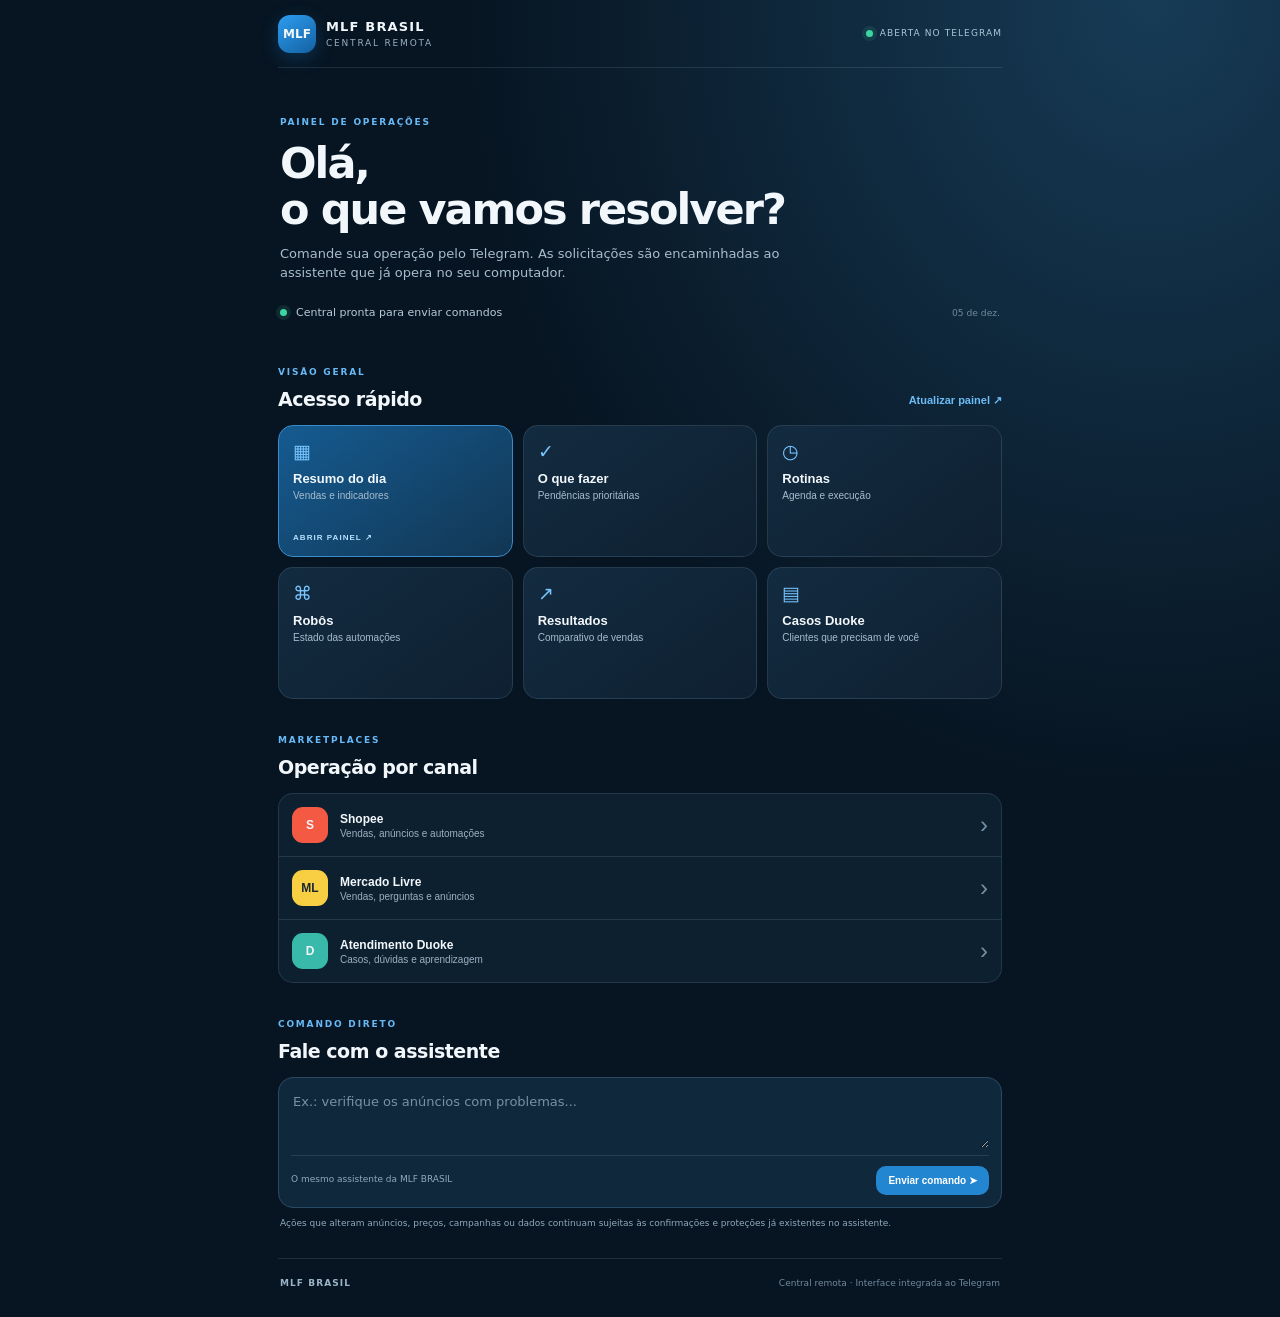
<file: miniapp/index.html>
<!doctype html>
<html lang="pt-BR"><head>
<meta charset="utf-8"><meta name="viewport" content="width=device-width,initial-scale=1,viewport-fit=cover">
<meta name="theme-color" content="#0b1c2d"><title>MLF BRASIL · Central Remota</title>
<link rel="stylesheet" href="./style.css"><script src="https://telegram.org/js/telegram-web-app.js"></script>
</head><body><div class="app-shell">
<header class="topbar"><div class="brand"><div class="logo">MLF</div><div><strong>MLF BRASIL</strong><span>CENTRAL REMOTA</span></div></div><div class="live"><i></i> ABERTA NO TELEGRAM</div></header>
<main>
<section class="welcome"><div class="eyebrow">PAINEL DE OPERAÇÕES</div><h1>Olá<span id="firstName"></span>,<br>o que vamos resolver?</h1><p>Comande sua operação pelo Telegram. As solicitações são encaminhadas ao assistente que já opera no seu computador.</p><div class="statusline"><span class="pulse"></span><span>Central pronta para enviar comandos</span><small id="today"></small></div></section>
<section class="section"><div class="section-head"><div><span class="eyebrow">VISÃO GERAL</span><h2>Acesso rápido</h2></div><button class="text-button" data-command="painel">Atualizar painel ↗</button></div>
<div class="grid">
<button class="tile tile-primary" data-command="painel"><span class="tile-icon">▦</span><strong>Resumo do dia</strong><small>Vendas e indicadores</small><b>ABRIR PAINEL ↗</b></button>
<button class="tile" data-command="o que fazer agora"><span class="tile-icon">✓</span><strong>O que fazer</strong><small>Pendências prioritárias</small></button>
<button class="tile" data-command="rotina"><span class="tile-icon">◷</span><strong>Rotinas</strong><small>Agenda e execução</small></button>
<button class="tile" data-command="robos"><span class="tile-icon">⌘</span><strong>Robôs</strong><small>Estado das automações</small></button>
<button class="tile" data-command="resultados"><span class="tile-icon">↗</span><strong>Resultados</strong><small>Comparativo de vendas</small></button>
<button class="tile" data-command="casos todos"><span class="tile-icon">▤</span><strong>Casos Duoke</strong><small>Clientes que precisam de você</small></button>
</div></section>
<section class="section"><div class="section-head"><div><span class="eyebrow">MARKETPLACES</span><h2>Operação por canal</h2></div></div><div class="channel-list">
<button class="channel" data-command="Como está a operação da Shopee?"><span class="channel-logo shopee">S</span><span><strong>Shopee</strong><small>Vendas, anúncios e automações</small></span><b>›</b></button>
<button class="channel" data-command="Como está a operação do Mercado Livre?"><span class="channel-logo ml">ML</span><span><strong>Mercado Livre</strong><small>Vendas, perguntas e anúncios</small></span><b>›</b></button>
<button class="channel" data-command="Como está o atendimento Duoke?"><span class="channel-logo duoke">D</span><span><strong>Atendimento Duoke</strong><small>Casos, dúvidas e aprendizagem</small></span><b>›</b></button>
</div></section>
<section class="section"><div class="section-head"><div><span class="eyebrow">COMANDO DIRETO</span><h2>Fale com o assistente</h2></div></div>
<form id="commandForm" class="composer"><textarea id="command" rows="2" maxlength="1000" placeholder="Ex.: verifique os anúncios com problemas..."></textarea><div class="composer-foot"><span>O mesmo assistente da MLF BRASIL</span><button type="submit">Enviar comando <b>➤</b></button></div></form>
<p class="note">Ações que alteram anúncios, preços, campanhas ou dados continuam sujeitas às confirmações e proteções já existentes no assistente.</p></section>
</main><footer><div class="footer-mark">MLF BRASIL</div><span>Central remota · Interface integrada ao Telegram</span></footer></div><script src="./app.js"></script></body></html>
</file>
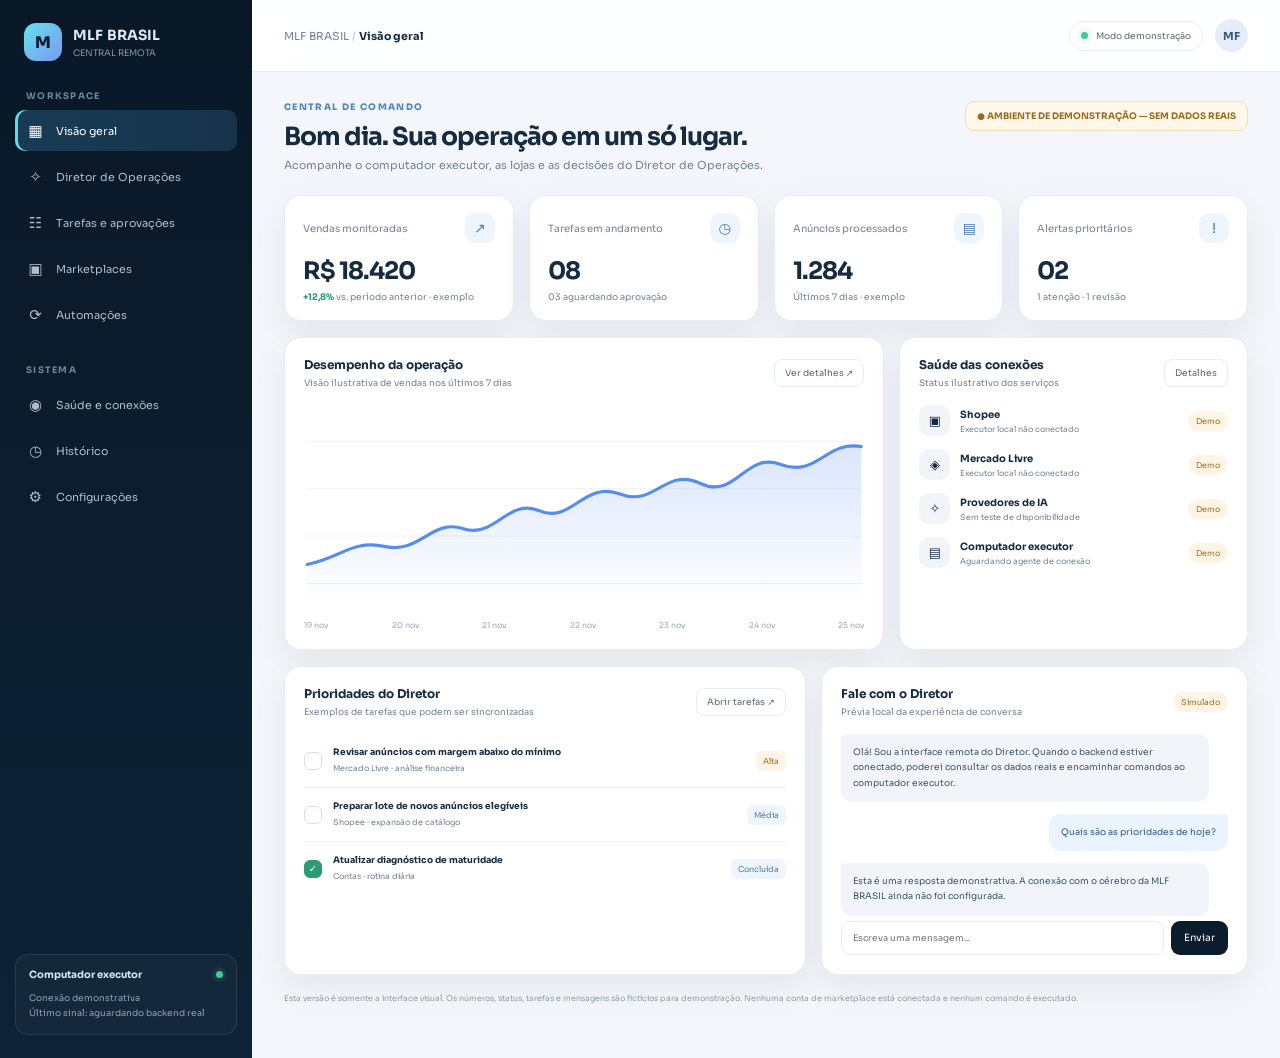
<file: remota/index.html>
<!doctype html>
<html lang="pt-BR">
<head>
  <meta charset="utf-8"><meta name="viewport" content="width=device-width,initial-scale=1">
  <meta name="theme-color" content="#0b1c2d"><meta name="description" content="Central Remota MLF BRASIL — interface de acompanhamento e comando da operação de marketplaces.">
  <title>MLF BRASIL Remota</title>
  <link rel="preconnect" href="https://fonts.googleapis.com"><link rel="preconnect" href="https://fonts.gstatic.com" crossorigin>
  <link href="https://fonts.googleapis.com/css2?family=Sora:wght@400;500;600;700;800&display=swap" rel="stylesheet">
  <style>
    :root{--navy:#0b1c2d;--navy2:#10283e;--ink:#172b40;--muted:#738397;--line:#e6edf3;--bg:#f3f6fa;--white:#fff;--cyan:#5bd5e7;--blue:#568cf0;--green:#219b73;--amber:#c88a27;--red:#c85c5c;--shadow:0 12px 34px rgba(19,42,65,.07);--r:17px}
    *{box-sizing:border-box}body{margin:0;background:var(--bg);color:var(--ink);font-family:Sora,system-ui,sans-serif;font-size:13px}button,input{font:inherit}button{cursor:pointer}.app{min-height:100vh;display:grid;grid-template-columns:252px 1fr}.sidebar{background:linear-gradient(180deg,#091827,#0d2236);color:#dce7f1;padding:23px 15px;display:flex;flex-direction:column;gap:25px}.brand{display:flex;align-items:center;gap:11px;padding:0 9px}.brand-mark{width:38px;height:38px;border-radius:12px;background:linear-gradient(135deg,#69e0e9,#789af4);display:grid;place-items:center;color:#0b1c2d;font-weight:800;font-size:16px}.brand strong{font-size:14px;letter-spacing:.01em}.brand small{display:block;color:#8196aa;font-size:9px;margin-top:3px}.nav-label{color:#70869b;font-size:9px;letter-spacing:.14em;text-transform:uppercase;font-weight:700;padding:0 11px;margin:4px 0 8px}.nav{display:grid;gap:5px}.nav button{border:0;background:transparent;color:#aebdcb;text-align:left;padding:11px 12px;border-radius:10px;display:flex;align-items:center;gap:12px;font-size:11px;transition:.18s}.nav button:hover{background:#ffffff0c;color:#fff}.nav button.active{background:linear-gradient(90deg,#183c56,#17334a);color:#fff;box-shadow:inset 3px 0 #65d8e6}.nav .ico{width:17px;text-align:center;font-size:15px}.side-bottom{margin-top:auto}.server-card{border:1px solid #ffffff18;background:#ffffff08;border-radius:13px;padding:13px}.server-head{display:flex;align-items:center;justify-content:space-between;font-size:10px;font-weight:700}.dot{width:7px;height:7px;border-radius:50%;background:#42c99a;display:inline-block;box-shadow:0 0 0 4px #42c99a18}.server-card p{font-size:9px;color:#8fa3b7;line-height:1.7;margin:10px 0 0}.main{min-width:0}.topbar{height:72px;background:#ffffffeb;border-bottom:1px solid var(--line);display:flex;align-items:center;justify-content:space-between;padding:0 32px;position:sticky;top:0;z-index:5;backdrop-filter:blur(14px)}.crumb{font-size:11px;color:var(--muted)}.crumb b{color:var(--ink)}.top-actions{display:flex;align-items:center;gap:12px}.connection{display:flex;align-items:center;gap:8px;border:1px solid var(--line);border-radius:30px;padding:8px 11px;font-size:9px;color:#557064;background:#fff}.avatar{width:33px;height:33px;border-radius:50%;background:#e5eef8;color:#365a7c;display:grid;place-items:center;font-weight:700;font-size:11px}.content{max-width:1500px;margin:auto;padding:29px 32px 45px}.welcome{display:flex;align-items:flex-start;justify-content:space-between;gap:20px;margin-bottom:23px}.eyebrow{font-size:9px;color:#5488ba;font-weight:800;letter-spacing:.15em;text-transform:uppercase}.welcome h1{font-size:25px;letter-spacing:-.04em;margin:8px 0 6px}.welcome p{color:var(--muted);font-size:11px;margin:0}.demo-pill{background:#fff7e8;color:#9c6a1b;border:1px solid #f2dfba;padding:8px 11px;border-radius:9px;font-size:9px;font-weight:700;white-space:nowrap}.grid{display:grid;gap:15px}.kpis{grid-template-columns:repeat(4,minmax(0,1fr));margin-bottom:16px}.card{background:var(--white);border:1px solid var(--line);border-radius:var(--r);box-shadow:var(--shadow)}.kpi{padding:17px 18px}.kpi-top{display:flex;justify-content:space-between;align-items:center;color:var(--muted);font-size:10px}.kpi-icon{width:30px;height:30px;border-radius:10px;display:grid;place-items:center;background:#eef5fc;color:#477eb6;font-size:14px}.kpi-value{font-size:24px;font-weight:700;letter-spacing:-.04em;margin:13px 0 5px}.kpi-foot{font-size:9px;color:var(--muted)}.positive{color:var(--green);font-weight:700}.middle{grid-template-columns:minmax(0,1.55fr) minmax(280px,.9fr);margin-bottom:16px}.panel{padding:19px}.panel-head{display:flex;align-items:center;justify-content:space-between;gap:12px;margin-bottom:16px}.panel-head h2{font-size:12px;margin:0}.panel-head p{font-size:9px;color:var(--muted);margin:5px 0 0}.subtle-btn{border:1px solid var(--line);background:#fff;border-radius:8px;padding:7px 10px;font-size:9px;color:#53687c}.chart-wrap{height:210px;position:relative;padding:10px 3px 0}.chart-wrap svg{width:100%;height:100%;overflow:visible}.chart-grid{stroke:#edf1f5;stroke-width:1}.chart-line{fill:none;stroke:#568cf0;stroke-width:3;stroke-linecap:round;stroke-linejoin:round}.chart-area{fill:url(#area)}.chart-labels{display:flex;justify-content:space-between;color:#9aa7b5;font-size:8px;margin-top:5px}.status-list{display:grid;gap:13px}.status-row{display:flex;align-items:center;justify-content:space-between;gap:10px}.status-left{display:flex;align-items:center;gap:10px}.status-icon{width:31px;height:31px;border-radius:10px;background:#f1f5f9;display:grid;place-items:center;font-size:13px}.status-name{font-size:10px;font-weight:700}.status-desc{font-size:8px;color:var(--muted);margin-top:3px}.status-tag{font-size:8px;border-radius:20px;padding:5px 8px;background:#eaf7f1;color:#23845f;white-space:nowrap}.status-tag.demo{background:#fff5e5;color:#a26d1b}.bottom{grid-template-columns:minmax(0,1.1fr) minmax(300px,.9fr)}.task-list{display:grid;gap:0}.task{display:flex;align-items:center;gap:11px;padding:12px 0;border-top:1px solid #eff2f5}.task:first-child{border-top:0}.task-check{width:18px;height:18px;border:1px solid #d5e0e8;border-radius:6px;display:grid;place-items:center;color:#fff;font-size:10px;flex:none}.task-check.done{background:#299b75;border-color:#299b75}.task-main{min-width:0;flex:1}.task-main b{font-size:9px;display:block}.task-main small{font-size:8px;color:var(--muted)}.priority{font-size:8px;padding:5px 7px;border-radius:6px;background:#fff4e7;color:#a56c1a}.priority.low{background:#eef5fc;color:#557da7}.chat-preview{display:flex;flex-direction:column;gap:12px}.bubble{padding:11px 12px;border-radius:12px;font-size:9px;line-height:1.7;max-width:95%}.bubble.ai{background:#f1f5f9;color:#41566a;border-top-left-radius:4px}.bubble.user{background:#eaf4ff;color:#315d8a;align-self:flex-end;border-top-right-radius:4px}.chat-input{display:flex;gap:7px;margin-top:5px}.chat-input input{min-width:0;flex:1;border:1px solid var(--line);border-radius:9px;padding:10px 11px;font-size:9px;outline:none}.chat-input input:focus{border-color:#80a9df}.send{border:0;border-radius:9px;background:var(--navy);color:#fff;padding:0 13px;font-size:10px}.footnote{margin-top:17px;font-size:8px;color:#91a0ae;line-height:1.7}.page{display:none}.page.active{display:block}.page-placeholder{padding:36px;text-align:center;color:var(--muted)}.page-placeholder h2{color:var(--ink);font-size:18px}.toast{position:fixed;right:22px;bottom:22px;background:#10283e;color:white;padding:12px 16px;border-radius:10px;font-size:10px;box-shadow:var(--shadow);opacity:0;transform:translateY(8px);transition:.2s;pointer-events:none;z-index:10}.toast.show{opacity:1;transform:none}.mobile-menu{display:none;border:0;background:transparent;font-size:20px;color:var(--ink)}
    @media(max-width:1050px){.app{grid-template-columns:215px 1fr}.content{padding:24px 21px}.topbar{padding:0 21px}.kpis{grid-template-columns:repeat(2,1fr)}.middle,.bottom{grid-template-columns:1fr}}
    @media(max-width:700px){.app{display:block}.sidebar{position:fixed;z-index:20;inset:0 auto 0 0;width:260px;transform:translateX(-102%);transition:.22s;box-shadow:20px 0 50px #08152230}.sidebar.open{transform:none}.topbar{height:62px;padding:0 15px}.mobile-menu{display:block}.crumb{margin-right:auto;margin-left:10px}.connection{font-size:0;padding:9px}.connection .dot{margin:0}.content{padding:22px 14px 35px}.welcome{display:block}.demo-pill{display:inline-block;margin-top:13px}.welcome h1{font-size:22px}.kpis{gap:9px}.kpi{padding:13px}.kpi-value{font-size:20px}.kpi-top{font-size:8px}.panel{padding:15px}.bottom{gap:10px}.chart-wrap{height:170px}.avatar{width:30px;height:30px}}
  </style>
</head>
<body>
<div class="app">
  <aside class="sidebar" id="sidebar">
    <div class="brand"><div class="brand-mark">M</div><div><strong>MLF BRASIL</strong><small>CENTRAL REMOTA</small></div></div>
    <div><div class="nav-label">Workspace</div><nav class="nav" id="nav">
      <button class="active" data-page="overview"><span class="ico">▦</span>Visão geral</button>
      <button data-page="director"><span class="ico">✧</span>Diretor de Operações</button>
      <button data-page="tasks"><span class="ico">☷</span>Tarefas e aprovações</button>
      <button data-page="marketplaces"><span class="ico">▣</span>Marketplaces</button>
      <button data-page="automation"><span class="ico">⟳</span>Automações</button>
    </nav></div>
    <div><div class="nav-label">Sistema</div><nav class="nav">
      <button data-page="health"><span class="ico">◉</span>Saúde e conexões</button>
      <button data-page="history"><span class="ico">◷</span>Histórico</button>
      <button data-page="settings"><span class="ico">⚙</span>Configurações</button>
    </nav></div>
    <div class="side-bottom"><div class="server-card"><div class="server-head"><span>Computador executor</span><span class="dot"></span></div><p>Conexão demonstrativa<br>Último sinal: aguardando backend real</p></div></div>
  </aside>
  <main class="main">
    <header class="topbar"><button class="mobile-menu" id="mobileMenu" aria-label="Abrir menu">☰</button><div class="crumb">MLF BRASIL <span style="color:#b4c0ca">/</span> <b id="crumb">Visão geral</b></div><div class="top-actions"><div class="connection"><span class="dot"></span> Modo demonstração</div><div class="avatar">MF</div></div></header>
    <div class="content">
      <section class="page active" id="page-overview">
        <div class="welcome"><div><div class="eyebrow">Central de comando</div><h1>Bom dia. Sua operação em um só lugar.</h1><p>Acompanhe o computador executor, as lojas e as decisões do Diretor de Operações.</p></div><div class="demo-pill">● AMBIENTE DE DEMONSTRAÇÃO — SEM DADOS REAIS</div></div>
        <div class="grid kpis">
          <article class="card kpi"><div class="kpi-top"><span>Vendas monitoradas</span><span class="kpi-icon">↗</span></div><div class="kpi-value">R$ 18.420</div><div class="kpi-foot"><span class="positive">+12,8%</span> vs. período anterior · exemplo</div></article>
          <article class="card kpi"><div class="kpi-top"><span>Tarefas em andamento</span><span class="kpi-icon">◷</span></div><div class="kpi-value">08</div><div class="kpi-foot">03 aguardando aprovação</div></article>
          <article class="card kpi"><div class="kpi-top"><span>Anúncios processados</span><span class="kpi-icon">▤</span></div><div class="kpi-value">1.284</div><div class="kpi-foot">Últimos 7 dias · exemplo</div></article>
          <article class="card kpi"><div class="kpi-top"><span>Alertas prioritários</span><span class="kpi-icon">!</span></div><div class="kpi-value">02</div><div class="kpi-foot">1 atenção · 1 revisão</div></article>
        </div>
        <div class="grid middle">
          <article class="card panel"><div class="panel-head"><div><h2>Desempenho da operação</h2><p>Visão ilustrativa de vendas nos últimos 7 dias</p></div><button class="subtle-btn" data-page="marketplaces">Ver detalhes ↗</button></div>
            <div class="chart-wrap"><svg viewBox="0 0 620 190" preserveAspectRatio="none" role="img" aria-label="Gráfico ilustrativo de desempenho"><defs><linearGradient id="area" x1="0" x2="0" y1="0" y2="1"><stop offset="0" stop-color="#568cf0" stop-opacity=".22"/><stop offset="1" stop-color="#568cf0" stop-opacity="0"/></linearGradient></defs><path class="chart-grid" d="M0 25H620 M0 70H620 M0 115H620 M0 160H620"/><path class="chart-area" d="M0 142 C40 135 50 118 88 125 S140 98 175 108 S225 78 260 91 S310 62 350 75 S400 49 440 65 S490 34 530 47 S580 24 620 30 V180 H0Z"/><path class="chart-line" d="M0 142 C40 135 50 118 88 125 S140 98 175 108 S225 78 260 91 S310 62 350 75 S400 49 440 65 S490 34 530 47 S580 24 620 30"/></svg></div><div class="chart-labels"><span>19 nov</span><span>20 nov</span><span>21 nov</span><span>22 nov</span><span>23 nov</span><span>24 nov</span><span>25 nov</span></div>
          </article>
          <article class="card panel"><div class="panel-head"><div><h2>Saúde das conexões</h2><p>Status ilustrativo dos serviços</p></div><button class="subtle-btn" data-page="health">Detalhes</button></div><div class="status-list">
            <div class="status-row"><div class="status-left"><div class="status-icon">▣</div><div><div class="status-name">Shopee</div><div class="status-desc">Executor local não conectado</div></div></div><span class="status-tag demo">Demo</span></div>
            <div class="status-row"><div class="status-left"><div class="status-icon">◈</div><div><div class="status-name">Mercado Livre</div><div class="status-desc">Executor local não conectado</div></div></div><span class="status-tag demo">Demo</span></div>
            <div class="status-row"><div class="status-left"><div class="status-icon">✧</div><div><div class="status-name">Provedores de IA</div><div class="status-desc">Sem teste de disponibilidade</div></div></div><span class="status-tag demo">Demo</span></div>
            <div class="status-row"><div class="status-left"><div class="status-icon">▤</div><div><div class="status-name">Computador executor</div><div class="status-desc">Aguardando agente de conexão</div></div></div><span class="status-tag demo">Demo</span></div>
          </div></article>
        </div>
        <div class="grid bottom">
          <article class="card panel"><div class="panel-head"><div><h2>Prioridades do Diretor</h2><p>Exemplos de tarefas que podem ser sincronizadas</p></div><button class="subtle-btn" data-page="tasks">Abrir tarefas ↗</button></div><div class="task-list">
            <div class="task"><span class="task-check">!</span><div class="task-main"><b>Revisar anúncios com margem abaixo do mínimo</b><small>Mercado Livre · análise financeira</small></div><span class="priority">Alta</span></div>
            <div class="task"><span class="task-check">↗</span><div class="task-main"><b>Preparar lote de novos anúncios elegíveis</b><small>Shopee · expansão de catálogo</small></div><span class="priority low">Média</span></div>
            <div class="task"><span class="task-check done">✓</span><div class="task-main"><b>Atualizar diagnóstico de maturidade</b><small>Contas · rotina diária</small></div><span class="priority low">Concluída</span></div>
          </div></article>
          <article class="card panel"><div class="panel-head"><div><h2>Fale com o Diretor</h2><p>Prévia local da experiência de conversa</p></div><span class="status-tag demo">Simulado</span></div><div class="chat-preview" id="chatMessages"><div class="bubble ai">Olá! Sou a interface remota do Diretor. Quando o backend estiver conectado, poderei consultar os dados reais e encaminhar comandos ao computador executor.</div><div class="bubble user">Quais são as prioridades de hoje?</div><div class="bubble ai">Esta é uma resposta demonstrativa. A conexão com o cérebro da MLF BRASIL ainda não foi configurada.</div></div><form class="chat-input" id="chatForm"><input id="chatInput" placeholder="Escreva uma mensagem..." autocomplete="off"><button class="send" type="submit">Enviar</button></form></article>
        </div>
        <p class="footnote">Esta versão é somente a interface visual. Os números, status, tarefas e mensagens são fictícios para demonstração. Nenhuma conta de marketplace está conectada e nenhum comando é executado.</p>
      </section>
      <section class="page" id="page-director"><div class="welcome"><div><div class="eyebrow">Inteligência operacional</div><h1>Diretor de Operações</h1><p>Converse com o Diretor, acompanhe decisões e envie orientações.</p></div><div class="demo-pill">MODO DEMONSTRAÇÃO</div></div><div class="card panel"><div class="chat-preview" id="fullChat"><div class="bubble ai">A interface de conversa está pronta visualmente. Para conversar com o assistente real, precisamos conectar uma API autenticada ao computador executor.</div></div><form class="chat-input" id="fullChatForm"><input id="fullChatInput" placeholder="Ex.: analise as vendas do Mercado Livre..." autocomplete="off"><button class="send" type="submit">Enviar</button></form><p class="footnote">Não envie credenciais, tokens ou dados sensíveis nesta demonstração.</p></div></section>
      <section class="page" id="page-tasks"><div class="welcome"><div><div class="eyebrow">Execução e controle</div><h1>Tarefas e aprovações</h1><p>Fila demonstrativa. Aprovações reais exigirão autenticação e confirmação no backend.</p></div></div><div class="card panel"><div class="task-list" id="taskPageList"><div class="task"><span class="task-check">!</span><div class="task-main"><b>Aplicar revisão de margem em anúncios selecionados</b><small>Mercado Livre · aguardando aprovação</small></div><button class="subtle-btn demo-action">Analisar</button></div><div class="task"><span class="task-check">↗</span><div class="task-main"><b>Preparar lote de expansão</b><small>Shopee · rascunho</small></div><button class="subtle-btn demo-action">Visualizar</button></div></div></div></section>
      <section class="page" id="page-marketplaces"><div class="welcome"><div><div class="eyebrow">Canais de venda</div><h1>Marketplaces</h1><p>Resumo visual das contas conectadas ao computador principal.</p></div></div><div class="grid kpis"><article class="card kpi"><div class="kpi-top">Shopee <span class="kpi-icon">▣</span></div><div class="kpi-value">3 lojas</div><div class="kpi-foot">Dados de demonstração</div></article><article class="card kpi"><div class="kpi-top">Mercado Livre <span class="kpi-icon">◈</span></div><div class="kpi-value">1 conta</div><div class="kpi-foot">Dados de demonstração</div></article></div></section>
      <section class="page" id="page-automation"><div class="welcome"><div><div class="eyebrow">Rotinas</div><h1>Automações</h1><p>Visualização demonstrativa das rotinas que poderão ser acompanhadas remotamente.</p></div></div><div class="card panel page-placeholder">Agendamentos, filas, pausas e limites serão exibidos aqui quando o backend estiver integrado.</div></section>
      <section class="page" id="page-health"><div class="welcome"><div><div class="eyebrow">Disponibilidade</div><h1>Saúde e conexões</h1><p>Monitoramento do servidor, extensão, APIs e provedores de IA.</p></div></div><div class="card panel page-placeholder">Aguardando conexão com o agente local e o serviço de sincronização. Nenhum status real é consultado nesta versão.</div></section>
      <section class="page" id="page-history"><div class="welcome"><div><div class="eyebrow">Rastreabilidade</div><h1>Histórico</h1><p>Registro auditável de comandos, aprovações, execuções e resultados.</p></div></div><div class="card panel page-placeholder">O histórico real será carregado do backend após autenticação.</div></section>
      <section class="page" id="page-settings"><div class="welcome"><div><div class="eyebrow">Administração</div><h1>Configurações</h1><p>Conexão, usuários, permissões e preferências da Central Remota.</p></div></div><div class="card panel page-placeholder">A configuração de URL, autenticação e permissões será feita quando o backend estiver pronto. Não armazene chaves privadas nesta página.</div></section>
    </div>
  </main>
</div><div class="toast" id="toast" role="status" aria-live="polite"></div>
<script>
  const labels={overview:'Visão geral',director:'Diretor de Operações',tasks:'Tarefas e aprovações',marketplaces:'Marketplaces',automation:'Automações',health:'Saúde e conexões',history:'Histórico',settings:'Configurações'};
  const toast=document.getElementById('toast');let toastTimer;
  function notify(message){toast.textContent=message;toast.classList.add('show');clearTimeout(toastTimer);toastTimer=setTimeout(()=>toast.classList.remove('show'),2800)}
  function openPage(page){document.querySelectorAll('.page').forEach(p=>p.classList.toggle('active',p.id==='page-'+page));document.querySelectorAll('[data-page]').forEach(b=>b.classList.toggle('active',b.dataset.page===page));document.getElementById('crumb').textContent=labels[page]||'Visão geral';document.getElementById('sidebar').classList.remove('open');window.scrollTo({top:0,behavior:'smooth'})}
  document.querySelectorAll('[data-page]').forEach(b=>b.addEventListener('click',()=>openPage(b.dataset.page)));
  document.getElementById('mobileMenu').addEventListener('click',()=>document.getElementById('sidebar').classList.toggle('open'));
  document.querySelectorAll('.demo-action').forEach(b=>b.addEventListener('click',()=>notify('Demonstração: nenhuma ação foi enviada ao marketplace.')));
  function addDemoMessage(formId,inputId,targetId){const form=document.getElementById(formId),input=document.getElementById(inputId),target=document.getElementById(targetId);form.addEventListener('submit',e=>{e.preventDefault();const value=input.value.trim();if(!value)return;const user=document.createElement('div');user.className='bubble user';user.textContent=value;target.appendChild(user);input.value='';const answer=document.createElement('div');answer.className='bubble ai';answer.textContent='Mensagem recebida apenas nesta demonstração. Para consultar dados e executar comandos, conecte o backend autenticado da MLF BRASIL.';target.appendChild(answer);target.scrollTop=target.scrollHeight})}
  addDemoMessage('chatForm','chatInput','chatMessages');addDemoMessage('fullChatForm','fullChatInput','fullChat');
</script>
</body></html>
</file>
<file: miniapp/style.css>
*{box-sizing:border-box} :root{color-scheme:dark;--bg:#071522;--line:rgba(188,211,231,.13);--muted:#9bb0c2;--text:#f2f7fb}body{margin:0;background:radial-gradient(ellipse at 90% 0%,#173b56 0,transparent 42%),var(--bg);color:var(--text);font:15px/1.5 Inter,system-ui,-apple-system,"Segoe UI",sans-serif}.app-shell{max-width:760px;margin:auto;min-height:100vh;padding:0 18px env(safe-area-inset-bottom)}.topbar{height:68px;display:flex;align-items:center;justify-content:space-between;border-bottom:1px solid var(--line)}.brand{display:flex;align-items:center;gap:10px}.brand strong{display:block;font-size:13px;letter-spacing:.09em}.brand span{display:block;color:var(--muted);font-size:9px;letter-spacing:.2em}.logo{width:38px;height:38px;border-radius:12px;background:linear-gradient(145deg,#2d9df1,#1461a1);display:grid;place-items:center;font-weight:900;font-size:12px;box-shadow:0 5px 18px #167ac54a}.live{font-size:9px;letter-spacing:.12em;color:#a9c6d9;display:flex;align-items:center;gap:7px}.live i,.pulse{width:7px;height:7px;border-radius:50%;background:#3ed6a0;box-shadow:0 0 0 4px #3ed6a01c}.welcome{padding:34px 2px 26px}.eyebrow{font-size:9px;letter-spacing:.2em;color:#67b9f7;font-weight:800}.welcome h1{font-size:clamp(29px,7vw,43px);line-height:1.07;letter-spacing:-.045em;margin:10px 0 12px}.welcome p{color:#a9bdcd;max-width:520px;font-size:13px;margin:0}.statusline{display:flex;align-items:center;gap:9px;margin-top:22px;font-size:11px;color:#b7c9d7}.statusline small{margin-left:auto;color:#71899c}.section{margin:12px 0 28px}.section-head{display:flex;align-items:end;justify-content:space-between;margin-bottom:12px}.section-head h2{font-size:19px;margin:3px 0 0;letter-spacing:-.025em}.text-button{border:0;background:none;color:#6cbcf8;font-size:11px;font-weight:700;padding:6px 0}.grid{display:grid;grid-template-columns:repeat(2,minmax(0,1fr));gap:10px}.tile{min-height:118px;text-align:left;border:1px solid var(--line);border-radius:15px;padding:14px;background:linear-gradient(145deg,#132b40,#0e2031);color:var(--text);display:flex;flex-direction:column;align-items:flex-start;gap:4px;cursor:pointer}.tile:active,.channel:active{transform:scale(.985)}.tile-primary{background:linear-gradient(145deg,#155b91,#123653);border-color:#398bca}.tile-icon{font-size:19px;color:#78c5ff;margin-bottom:4px}.tile strong{font-size:13px}.tile small{font-size:10px;color:#a7bdce}.tile b{font-size:8px;letter-spacing:.13em;color:#b8e1ff;margin-top:auto;padding-top:8px}.channel-list{border:1px solid var(--line);border-radius:15px;overflow:hidden;background:#0d2030}.channel{width:100%;display:flex;align-items:center;gap:12px;padding:13px;border:0;border-bottom:1px solid var(--line);background:transparent;color:var(--text);text-align:left}.channel:last-child{border-bottom:0}.channel-logo{width:36px;height:36px;border-radius:11px;display:grid;place-items:center;font-weight:900;font-size:12px}.shopee{background:#f45a43}.ml{background:#f8cf43;color:#1a2832}.duoke{background:#38b9a9}.channel span:nth-child(2){flex:1}.channel strong,.channel small{display:block}.channel strong{font-size:12px}.channel small{font-size:10px;color:var(--muted);margin-top:2px}.channel>b{font-size:24px;color:#7591a6;font-weight:400}.composer{border:1px solid #2a4a63;border-radius:15px;padding:12px;background:#10283c}.composer textarea{width:100%;resize:vertical;min-height:58px;background:transparent;border:0;outline:0;color:var(--text);font:inherit;font-size:13px}.composer textarea::placeholder{color:#7891a5}.composer-foot{display:flex;align-items:center;justify-content:space-between;gap:8px;border-top:1px solid var(--line);padding-top:10px}.composer-foot span,.note{font-size:9px;color:#91a9bb}.composer-foot button{border:0;border-radius:10px;padding:9px 12px;background:#2386d0;color:white;font-size:10px;font-weight:800}.note{line-height:1.5;margin:9px 2px 0}footer{border-top:1px solid var(--line);padding:18px 2px 26px;display:flex;justify-content:space-between;gap:10px;color:#71899c;font-size:9px}.footer-mark{font-weight:900;letter-spacing:.12em;color:#9bb4c8}@media(min-width:600px){.grid{grid-template-columns:repeat(3,minmax(0,1fr))}.welcome{padding-top:48px}.tile{min-height:132px}}
</file>
